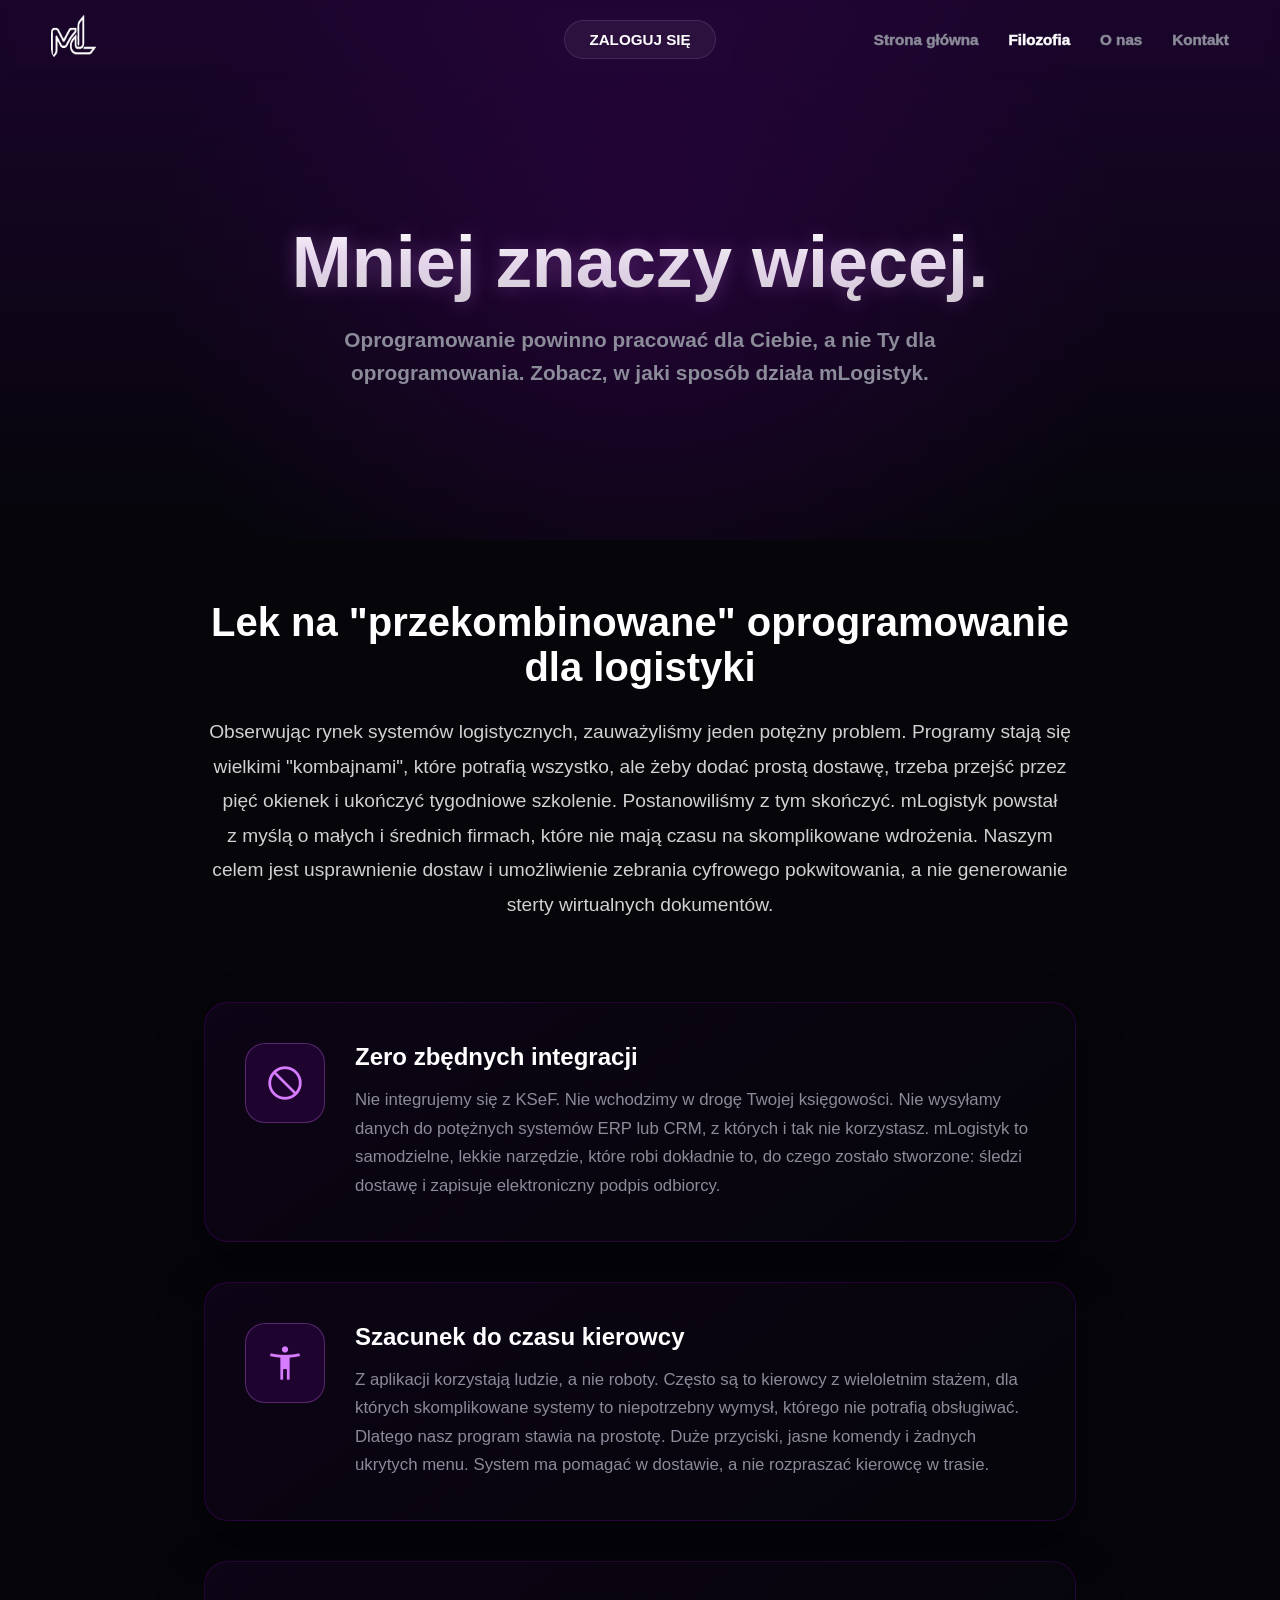
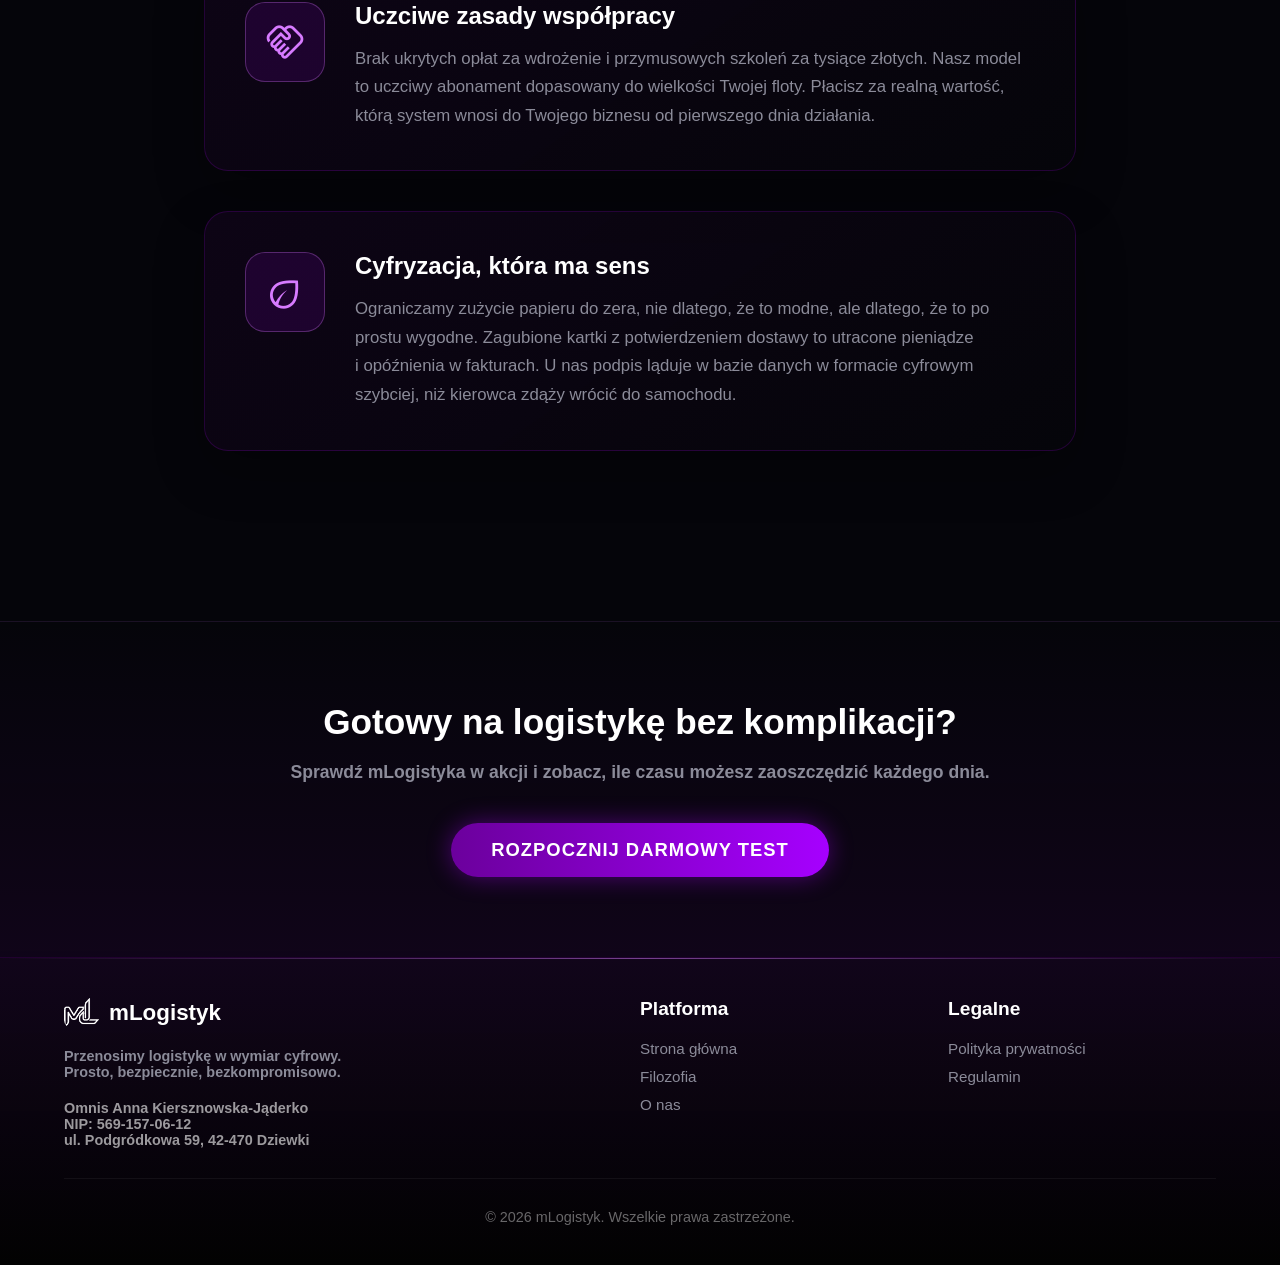
<file: filozofia.html>
<!DOCTYPE html>
<html lang="pl">
<head>
    <meta charset="UTF-8">
    <meta name="viewport" content="width=device-width, initial-scale=1.0">
    <title>Nasza Filozofia | mLogistyk</title>
    <meta name="description" content="Poznaj filozofię mLogistyk. Tworzymy proste, użyteczne oprogramowanie dla dostawców bez korporacyjnego bełkotu i zbędnych integracji.">
    
    <!-- Open Graph / Facebook / Messenger / Telegram -->
    <meta property="og:type" content="website">
    <meta property="og:url" content="https://mlogistyk.pl/filozofia.html">
    <meta property="og:title" content="Nasza Filozofia | mLogistyk">
    <meta property="og:description" content="Tworzymy proste oprogramowanie dla dostawców bez korporacyjnego bełkotu. Poznaj nasze zasady.">
    <meta property="og:image" content="https://mlogistyk.pl/Images/Loga/logo.png">

    <!-- Twitter -->
    <meta property="twitter:card" content="summary_large_image">
    <meta property="twitter:url" content="https://mlogistyk.pl/filozofia.html">
    <meta property="twitter:title" content="Nasza Filozofia | mLogistyk">
    <meta property="twitter:description" content="Tworzymy proste oprogramowanie dla dostawców bez korporacyjnego bełkotu. Poznaj nasze zasady.">
    <meta property="twitter:image" content="https://mlogistyk.pl/Images/Loga/logo.png">

    <link rel="icon" type="image/svg+xml" href="Images/Loga/logo.webp">
    <link rel="icon" type="image/png" sizes="32x32" href="Images/Loga/logo.webp">
    <link rel="stylesheet" href="style.css">
    <link href="https://fonts.googleapis.com/css2?family=Material+Symbols+Outlined" rel="stylesheet" />

    <style>
        /* ==========================================================
           GLOBALNE USTAWIENIA CZCIONKI ARIAL (WYMUSZENIE POGRUBIENIA)
           ========================================================== */
        * {
            font-style: normal !important;
        }

        :root {
            --bg-dark: #05050a;
            --form-accent: #6b009c;
            --accent-glow: #d77bff;
            --text-muted: #8b8b99;
        }

        body {
            background-color: var(--bg-dark);
            color: #ffffff;
            margin: 0;
            font-family: Arial, Helvetica, sans-serif;
            font-weight: 700;
            -webkit-font-smoothing: antialiased;
            scroll-behavior: smooth;
        }

        h1, h2, h3, h4, h5, h6 {
            font-family: "Arial Black", Arial, sans-serif;
            font-weight: 900;
        }

        a { text-decoration: none; }

        /* ==========================================================
           HERO DLA PODSTRON (Krótsze niż na stronie głównej)
           ========================================================== */
        .hero-subpage {
            position: relative;
            height: 60vh;
            width: 100%;
            display: flex;
            align-items: center;
            justify-content: center;
            overflow: hidden;
            background: linear-gradient(to bottom, #1a052b, var(--bg-dark));
            padding-top: 70px;
        }

        .hero-subpage::before {
            content: '';
            position: absolute;
            top: 0; left: 0; width: 100%; height: 100%;
            background: radial-gradient(circle at 50% 50%, rgba(107, 0, 156, 0.2) 0%, transparent 70%);
            z-index: 1;
        }

        .hero-subpage-content {
            position: relative;
            z-index: 2;
            text-align: center;
            max-width: 800px;
            padding: 0 20px;
            opacity: 0;
            transform: translateY(30px);
            animation: fadeUp 1s cubic-bezier(0.16, 1, 0.3, 1) forwards;
        }

        .hero-subpage-content h1 {
            font-size: clamp(3rem, 6vw, 4.5rem);
            background: linear-gradient(180deg, #ffffff 0%, #d1d1d1 100%);
            -webkit-background-clip: text;
            -webkit-text-fill-color: transparent;
            text-shadow: 0 0 20px rgba(215, 123, 255, 0.3);
            margin: 0 0 20px 0;
        }

        .hero-subpage-content p {
            font-size: 1.3rem;
            color: var(--text-muted);
            line-height: 1.6;
        }

        @keyframes fadeUp {
            100% { opacity: 1; transform: translateY(0); }
        }

        /* ==========================================================
           UKŁAD MANIFESTU (FILOZOFII)
           ========================================================== */
        .manifesto-container {
            max-width: 1000px;
            margin: 0 auto;
            padding: 60px 5% 120px;
        }

        .manifesto-intro {
            text-align: center;
            margin-bottom: 80px;
        }

        .manifesto-intro h2 {
            font-size: 2.5rem;
            margin-bottom: 25px;
            color: #ffffff;
        }

        .manifesto-intro p {
            font-size: 1.2rem;
            color: #d1d1d1;
            line-height: 1.8;
            font-weight: normal;
        }

        .manifesto-grid {
            display: grid;
            grid-template-columns: 1fr;
            gap: 40px;
        }

        .manifesto-card {
            background: linear-gradient(145deg, rgba(20, 5, 30, 0.6), rgba(5, 5, 10, 0.8));
            border: 1px solid rgba(107, 0, 156, 0.3);
            border-radius: 24px;
            padding: 40px;
            display: flex;
            gap: 30px;
            align-items: flex-start;
            box-shadow: 0 20px 50px rgba(0, 0, 0, 0.3);
            transition: all 0.4s ease;
        }

        .manifesto-card:hover {
            transform: translateY(-5px);
            border-color: rgba(215, 123, 255, 0.5);
            box-shadow: 0 25px 60px rgba(0, 0, 0, 0.5), inset 0 0 20px rgba(215, 123, 255, 0.1);
        }

        .manifesto-icon {
            flex-shrink: 0;
            width: 80px;
            height: 80px;
            background: rgba(107, 0, 156, 0.2);
            border-radius: 20px;
            display: flex;
            align-items: center;
            justify-content: center;
            border: 1px solid rgba(215, 123, 255, 0.3);
        }

        .manifesto-icon .material-symbols-outlined {
            font-size: 40px;
            color: var(--accent-glow);
        }

        .manifesto-text h3 {
            font-size: 1.5rem;
            color: #ffffff;
            margin: 0 0 15px 0;
        }

        .manifesto-text p {
            font-size: 1.05rem;
            color: var(--text-muted);
            line-height: 1.7;
            margin: 0;
            font-weight: normal;
        }

        /* ==========================================================
           SEKCJA WEZWANIA DO DZIAŁANIA (CTA) NA DOLE
           ========================================================== */
        .bottom-cta-section {
            text-align: center;
            padding: 80px 20px;
            background: linear-gradient(to top, rgba(107, 0, 156, 0.1), transparent);
            border-top: 1px solid rgba(255, 255, 255, 0.05);
            margin-top: 50px;
        }

        .bottom-cta-section h2 {
            font-size: 2.2rem;
            margin-bottom: 20px;
        }

        .bottom-cta-section p {
            color: var(--text-muted);
            font-size: 1.1rem;
            margin-bottom: 40px;
        }

        .btn-solid-cta {
            display: inline-flex;
            align-items: center;
            justify-content: center;
            gap: 12px;
            padding: 16px 40px;
            background: linear-gradient(90deg, var(--form-accent) 0%, #a600ff 100%);
            color: #ffffff;
            font-size: 1.15rem;
            font-weight: 900;
            text-transform: uppercase;
            letter-spacing: 1px;
            border-radius: 50px;
            box-shadow: 0 0 25px rgba(170, 0, 255, 0.4);
            transition: 0.3s;
        }

        .btn-solid-cta:hover {
            transform: translateY(-3px) scale(1.05);
            box-shadow: 0 15px 40px rgba(170, 0, 255, 0.6);
            color: #ffffff;
        }

        /* ==========================================================
           RESPONSYWNOŚĆ
           ========================================================== */
        @media (max-width: 768px) {
            .manifesto-card {
                flex-direction: column;
                align-items: center;
                text-align: center;
                padding: 30px 20px;
            }
            .hero-subpage { height: 50vh; }
        }

        /* Domyślne dla stopki i navbaru z Twojego CSS */
        .footer { background: linear-gradient(to top, #020202 0%, rgba(20, 5, 30, 0.8) 100%); border-top: 1px solid rgba(107, 0, 156, 0.3); position: relative; padding: 40px 5%; }
        .footer::before { content: ''; position: absolute; top: 0; left: 0; width: 100%; height: 1px; background: linear-gradient(90deg, transparent, rgba(215, 123, 255, 0.5), transparent); }
        .footer-content { display: flex; justify-content: space-between; flex-wrap: wrap; gap: 40px; max-width: 1400px; margin: 0 auto; }
        .footer-brand { flex: 2; min-width: 250px; }
        .footer-links { flex: 1; min-width: 150px; }
        .footer-links h4 { color: #fff; margin-bottom: 20px; font-size: 1.2rem; }
        .footer-links ul { list-style: none; padding: 0; margin: 0; }
        .footer-links li { margin-bottom: 10px; }
        .footer-links a { color: var(--text-muted); transition: 0.3s; font-weight: normal; }
        .footer-links a:hover { color: var(--accent-glow) !important; text-shadow: 0 0 8px rgba(215, 123, 255, 0.4); }
        .footer-bottom { text-align: center; padding-top: 30px; margin-top: 30px; border-top: 1px solid rgba(255,255,255,0.05); color: rgba(255,255,255,0.4); font-size: 0.9rem; font-weight: normal; }
    </style>
</head>
<body>

    <nav class="navbar" id="globalNavbar">
        <div class="nav-left">
            <a href="index.html" class="nav-logo">
                <img src="Images/Loga/logo-white.webp" alt="Logo">
            </a>
        </div>

        <div class="nav-center">
            <a href="https://app.mlogistyk.pl" class="btn-center-cta">ZALOGUJ SIĘ</a>
        </div>

        <div class="nav-right">
            <ul class="nav-menu">
                <li><a href="index.html">Strona główna</a></li>
                <li><a href="filozofia.html" class="active">Filozofia</a></li>
                <li><a href="o-nas.html">O nas</a></li>
                <li><a href="kontakt.html">Kontakt</a></li>
            </ul>
            <div class="burger">
                <div></div>
                <div></div>
                <div></div>
            </div>
        </div>
    </nav>

    <header class="hero-subpage">
        <div class="hero-subpage-content">
            <h1>Mniej znaczy więcej.</h1>
            <p>Oprogramowanie powinno pracować dla Ciebie, a&nbsp;nie Ty dla oprogramowania. Zobacz, w&nbsp;jaki sposób działa mLogistyk.</p>
        </div>
    </header>

    <main class="manifesto-container">
        
        <div class="manifesto-intro">
            <h2>Lek na "przekombinowane" oprogramowanie dla logistyki</h2>
            <p>Obserwując rynek systemów logistycznych, zauważyliśmy jeden potężny problem. Programy stają się wielkimi "kombajnami", które potrafią wszystko, ale żeby dodać prostą dostawę, trzeba przejść przez pięć okienek i&nbsp;ukończyć tygodniowe szkolenie. Postanowiliśmy z&nbsp;tym skończyć. mLogistyk powstał z&nbsp;myślą o&nbsp;małych i&nbsp;średnich firmach, które nie mają czasu na skomplikowane wdrożenia. Naszym celem jest usprawnienie dostaw i&nbsp;umożliwienie zebrania cyfrowego pokwitowania, a&nbsp;nie generowanie sterty wirtualnych dokumentów.</p>
        </div>

        <div class="manifesto-grid">
            
            <!-- KARTA 1 -->
            <div class="manifesto-card">
                <div class="manifesto-icon">
                    <span class="material-symbols-outlined">block</span>
                </div>
                <div class="manifesto-text">
                    <h3>Zero zbędnych integracji</h3>
                    <p>Nie integrujemy się z&nbsp;KSeF. Nie wchodzimy w&nbsp;drogę Twojej księgowości. Nie wysyłamy danych do potężnych systemów ERP lub CRM, z&nbsp;których i&nbsp;tak nie korzystasz. mLogistyk to samodzielne, lekkie narzędzie, które robi dokładnie to, do czego zostało stworzone: śledzi dostawę i&nbsp;zapisuje elektroniczny podpis odbiorcy.</p>
                </div>
            </div>

            <!-- KARTA 2 -->
            <div class="manifesto-card">
                <div class="manifesto-icon">
                    <span class="material-symbols-outlined">accessibility_new</span>
                </div>
                <div class="manifesto-text">
                    <h3>Szacunek do czasu kierowcy</h3>
                    <p>Z&nbsp;aplikacji korzystają ludzie, a&nbsp;nie roboty. Często są to kierowcy z&nbsp;wieloletnim stażem, dla których skomplikowane systemy to niepotrzebny wymysł, którego nie potrafią obsługiwać. Dlatego nasz program stawia na prostotę. Duże przyciski, jasne komendy i&nbsp;żadnych ukrytych menu. System ma pomagać w&nbsp;dostawie, a&nbsp;nie rozpraszać kierowcę w&nbsp;trasie.</p>
                </div>
            </div>

            <!-- KARTA 3 -->
            <div class="manifesto-card">
                <div class="manifesto-icon">
                    <span class="material-symbols-outlined">handshake</span>
                </div>
                <div class="manifesto-text">
                    <h3>Uczciwe zasady współpracy</h3>
                    <p>Brak ukrytych opłat za wdrożenie i&nbsp;przymusowych szkoleń za tysiące złotych. Nasz model to uczciwy abonament dopasowany do wielkości Twojej floty. Płacisz za realną wartość, którą system wnosi do Twojego biznesu od pierwszego dnia działania.</p>
                </div>
            </div>

            <!-- KARTA 4 -->
            <div class="manifesto-card">
                <div class="manifesto-icon">
                    <span class="material-symbols-outlined">eco</span>
                </div>
                <div class="manifesto-text">
                    <h3>Cyfryzacja, która ma sens</h3>
                    <p>Ograniczamy zużycie papieru do zera, nie dlatego, że to modne, ale dlatego, że to po prostu wygodne. Zagubione kartki z&nbsp;potwierdzeniem dostawy to utracone pieniądze i&nbsp;opóźnienia w&nbsp;fakturach. U&nbsp;nas podpis ląduje w&nbsp;bazie danych w&nbsp;formacie cyfrowym szybciej, niż kierowca zdąży wrócić do samochodu.</p>
                </div>
            </div>

        </div>

    </main>

    <section class="bottom-cta-section">
        <h2>Gotowy na logistykę bez komplikacji?</h2>
        <p>Sprawdź mLogistyka w&nbsp;akcji i&nbsp;zobacz, ile czasu możesz zaoszczędzić każdego dnia.</p>
        <a href="index.html#formularz-kontaktowy" class="btn-solid-cta">
            Rozpocznij darmowy test 
        </a>
    </section>

    <footer class="footer">
        <div class="footer-content">
            <div class="footer-brand">
                <div style="display: flex; align-items: center; gap: 10px; margin-bottom: 20px;">
                    <img src="Images/Loga/logo-white.webp" alt="mLogistyk" style="width:35px; border-radius: 8px;">
                    <span style="font-size: 1.4rem;">mLogistyk</span>
                </div>
                <p style="color: var(--text-muted); font-size: 0.9rem;">Przenosimy logistykę w&nbsp;wymiar cyfrowy.<br>Prosto, bezpiecznie, bezkompromisowo.</p>
                <div style="margin-top: 20px; font-size: 0.9rem; color: rgba(255,255,255,0.6);">
                    <p>Omnis Anna Kiersznowska-Jąderko</p>
                    <p>NIP: 569-157-06-12</p>
                    <p>ul. Podgródkowa 59, 42-470 Dziewki</p>
                </div>
            </div>
            <div class="footer-links">
                <h4>Platforma</h4>
                <ul>
                    <li><a href="index.html">Strona główna</a></li>
                    <li><a href="filozofia.html" class="active">Filozofia</a></li>
                    <li><a href="o-nas.html">O nas</a></li>
                </ul>
            </div>
            <div class="footer-links">
                <h4>Legalne</h4>
                <ul>
                    <li><a href="polityka-prywatnosci.html">Polityka prywatności</a></li>
                    <li><a href="regulamin.html">Regulamin</a></li>
                </ul>
            </div>
        </div>
        <div class="footer-bottom">
            <p>&copy; 2026 mLogistyk. Wszelkie prawa zastrzeżone.</p>
        </div>
    </footer>

    <script src="script.js"></script>
</body>
</html>
</file>
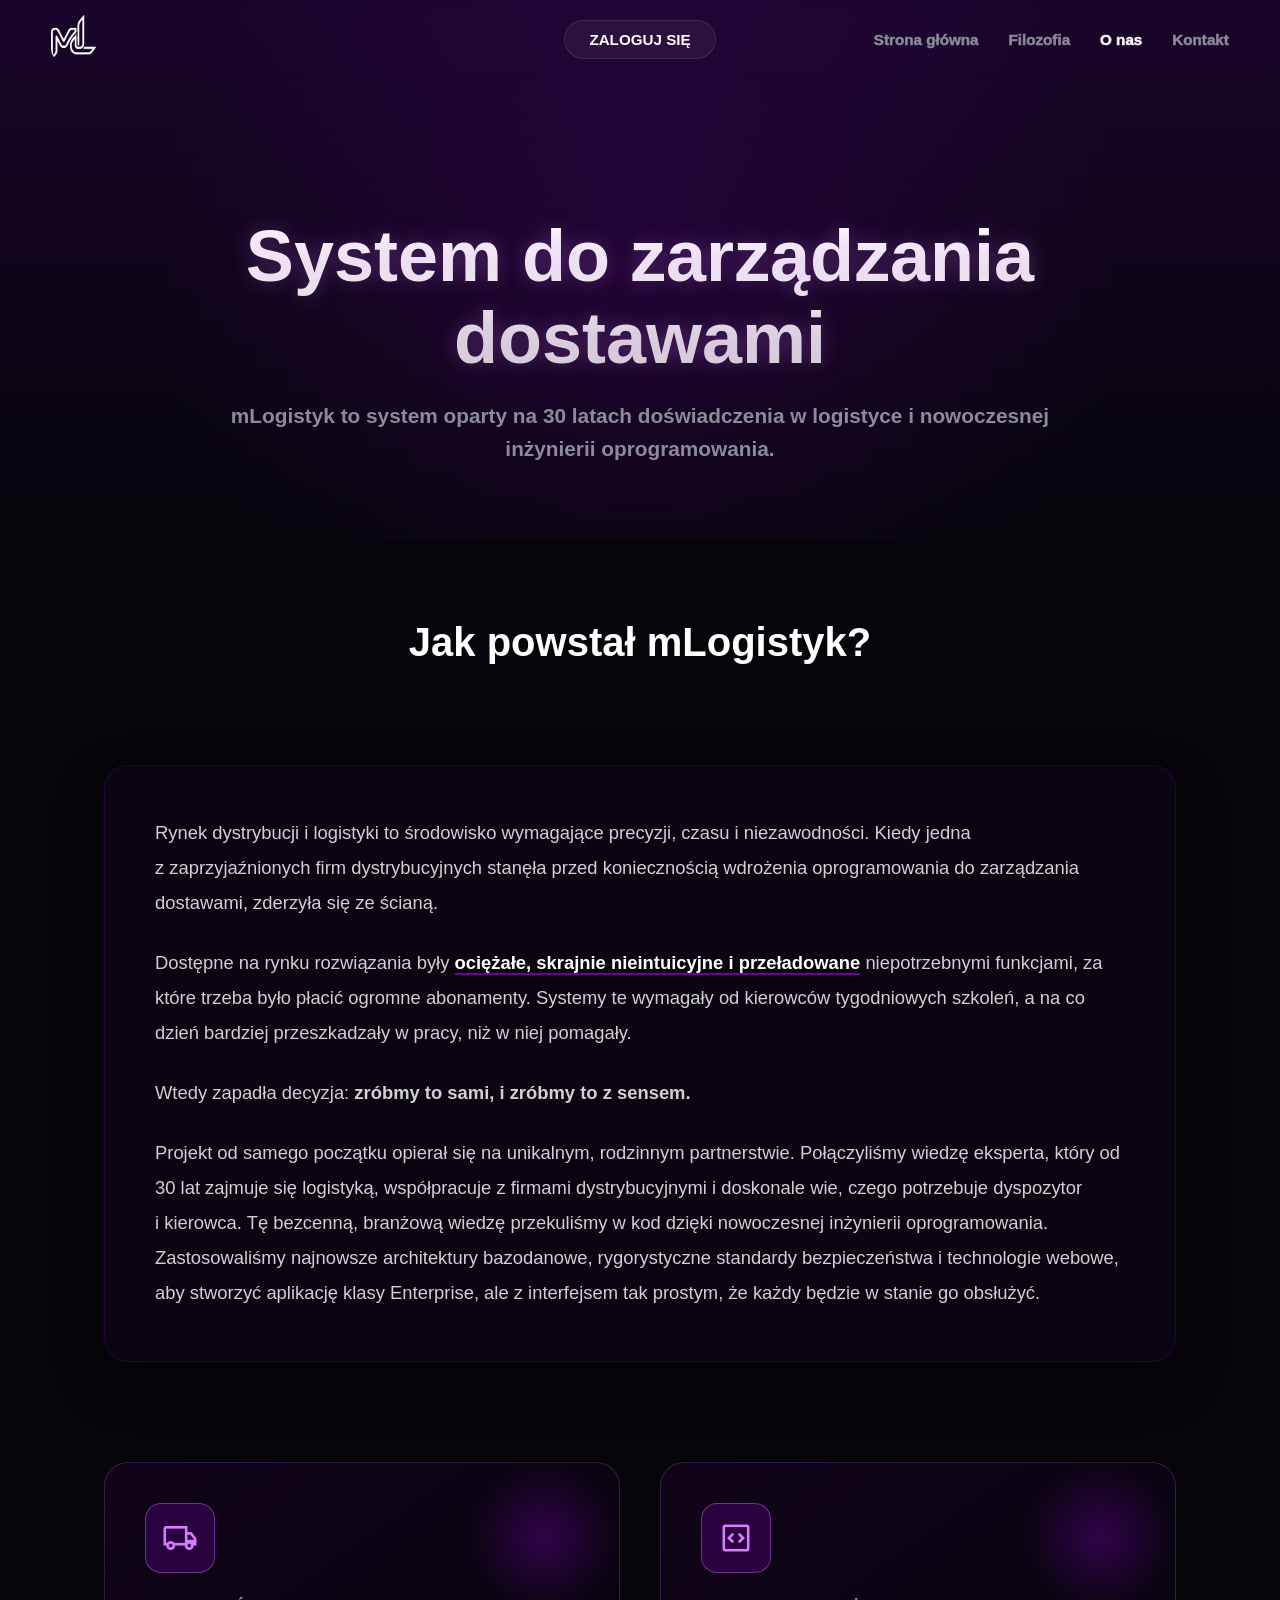
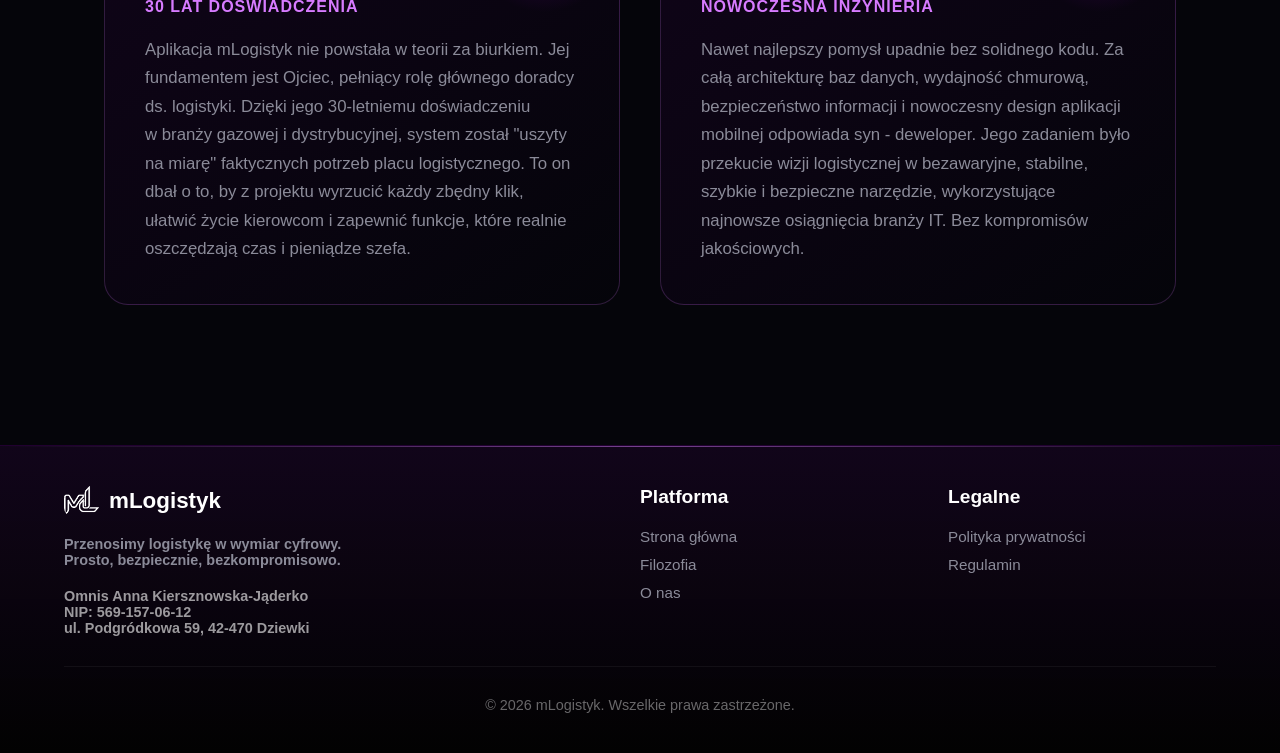
<file: o-nas.html>
<!DOCTYPE html>
<html lang="pl">
<head>
    <meta charset="UTF-8">
    <meta name="viewport" content="width=device-width, initial-scale=1.0">
    <title>O nas | mLogistyk</title>
    <meta name="description" content="Poznaj historię mLogistyk. Połączyliśmy 30 lat doświadczenia w logistyce z nowoczesną inżynierią oprogramowania, by stworzyć idealny system dla dostawców.">
    
    <!-- Open Graph / Facebook / Messenger / Telegram -->
    <meta property="og:type" content="website">
    <meta property="og:url" content="https://mlogistyk.pl/o-nas.html">
    <meta property="og:title" content="O nas | mLogistyk">
    <meta property="og:description" content="Połączyliśmy 30 lat doświadczenia w logistyce z nowoczesną inżynierią oprogramowania.">
    <meta property="og:image" content="https://mlogistyk.pl/Images/Loga/logo.png">

    <!-- Twitter -->
    <meta property="twitter:card" content="summary_large_image">
    <meta property="twitter:url" content="https://mlogistyk.pl/o-nas.html">
    <meta property="twitter:title" content="O nas | mLogistyk">
    <meta property="twitter:description" content="Połączyliśmy 30 lat doświadczenia w logistyce z nowoczesną inżynierią oprogramowania.">
    <meta property="twitter:image" content="https://mlogistyk.pl/Images/Loga/logo.png">

    <link rel="icon" type="image/svg+xml" href="Images/Loga/logo.webp">
    <link rel="icon" type="image/png" sizes="32x32" href="Images/Loga/logo.webp">
    <link rel="stylesheet" href="style.css">
    <link href="https://fonts.googleapis.com/css2?family=Material+Symbols+Outlined" rel="stylesheet" />

    <style>
        /* ==========================================================
           GLOBALNE USTAWIENIA CZCIONKI ARIAL
           ========================================================== */
        * {
            font-style: normal !important;
        }

        :root {
            --bg-dark: #05050a;
            --form-accent: #6b009c;
            --accent-glow: #d77bff;
            --text-muted: #8b8b99;
        }

        body {
            background-color: var(--bg-dark);
            color: #ffffff;
            margin: 0;
            font-family: Arial, Helvetica, sans-serif;
            font-weight: 700;
            -webkit-font-smoothing: antialiased;
            scroll-behavior: smooth;
            
        }

        h1, h2, h3, h4, h5, h6 {
            font-family: "Arial Black", Arial, sans-serif;
            font-weight: 900;
        }

        a { text-decoration: none; }

        /* ==========================================================
           HERO DLA PODSTRON
           ========================================================== */
        .hero-subpage {
            position: relative;
            height: 60vh;
            width: 100%;
            display: flex;
            align-items: center;
            justify-content: center;
            overflow: hidden;
            background: linear-gradient(to bottom, #1a052b, var(--bg-dark));
            padding-top: 70px;
        }

        .hero-subpage::before {
            content: '';
            position: absolute;
            top: 0; left: 0; width: 100%; height: 100%;
            background: radial-gradient(circle at 50% 50%, rgba(107, 0, 156, 0.2) 0%, transparent 70%);
            z-index: 1;
        }

        .hero-subpage-content {
            position: relative;
            z-index: 2;
            text-align: center;
            max-width: 900px;
            padding: 0 20px;
            opacity: 0;
            transform: translateY(30px);
            animation: fadeUp 1s cubic-bezier(0.16, 1, 0.3, 1) forwards;
            margin-top: 70px;
        }

        .hero-subpage-content h1 {
            font-size: clamp(3rem, 6vw, 4.5rem);
            background: linear-gradient(180deg, #ffffff 0%, #d1d1d1 100%);
            -webkit-background-clip: text;
            -webkit-text-fill-color: transparent;
            text-shadow: 0 0 20px rgba(215, 123, 255, 0.3);
            margin: 0 0 20px 0;
        }

        .hero-subpage-content p {
            font-size: 1.3rem;
            color: var(--text-muted);
            line-height: 1.6;
        }

        @keyframes fadeUp {
            100% { opacity: 1; transform: translateY(0); }
        }

        /* ==========================================================
           HISTORIA - STORY SECTION
           ========================================================== */
        .story-container {
            max-width: 1200px;
            margin: 0 auto;
            padding: 80px 5% 40px;
            display: flex;
            flex-direction: column;
            gap: 60px;
        }

        .story-header {
            text-align: center;
            margin-bottom: 20px;
        }

        .story-header h2 {
            font-size: 2.5rem;
            color: #ffffff;
            margin-bottom: 20px;
        }

        .story-content-box {
            background: rgba(20, 5, 30, 0.4);
            border: 1px solid rgba(107, 0, 156, 0.3);
            border-radius: 24px;
            padding: 50px;
            backdrop-filter: blur(10px);
            -webkit-backdrop-filter: blur(10px);
            box-shadow: 0 20px 50px rgba(0, 0, 0, 0.3);
        }

        .story-content-box p {
            font-size: 1.15rem;
            color: #d1d1d1;
            line-height: 1.9;
            margin-bottom: 25px;
            font-weight: normal;
        }

        .story-content-box p:last-child {
            margin-bottom: 0;
        }

        .highlight-text {
            color: #ffffff;
            font-weight: bold;
            border-bottom: 2px solid var(--form-accent);
        }

        /* ==========================================================
           SYNERGIA - DWIE PERSPEKTYWY (KARTY)
           ========================================================== */
        .synergy-grid {
            display: grid;
            grid-template-columns: repeat(2, 1fr);
            gap: 40px;
            margin-top: 40px;
            margin-bottom: 100px;
        }

        .synergy-card {
            background: linear-gradient(145deg, rgba(20, 5, 30, 0.8), rgba(5, 5, 10, 0.9));
            border: 1px solid rgba(215, 123, 255, 0.2);
            border-radius: 24px;
            padding: 40px;
            position: relative;
            overflow: hidden;
            transition: 0.4s ease;
        }

        .synergy-card:hover {
            transform: translateY(-10px);
            border-color: rgba(215, 123, 255, 0.6);
            box-shadow: 0 30px 60px rgba(0, 0, 0, 0.6), inset 0 0 20px rgba(215, 123, 255, 0.1);
        }

        .synergy-card::before {
            content: '';
            position: absolute;
            top: 0; right: 0; width: 150px; height: 150px;
            background: radial-gradient(circle, rgba(107, 0, 156, 0.4) 0%, transparent 70%);
            z-index: 1;
        }

        .synergy-icon {
            width: 70px; height: 70px;
            background: rgba(107, 0, 156, 0.3);
            border-radius: 16px;
            display: flex; align-items: center; justify-content: center;
            margin-bottom: 25px;
            position: relative; z-index: 2;
            border: 1px solid rgba(215, 123, 255, 0.4);
        }

        .synergy-icon .material-symbols-outlined {
            font-size: 36px; color: var(--accent-glow);
        }

        .synergy-card h3 {
            font-size: 1.6rem; color: #ffffff; margin-bottom: 15px; position: relative; z-index: 2;
        }
        
        .synergy-card h4 {
            font-size: 1rem; color: var(--accent-glow); margin-bottom: 20px; text-transform: uppercase; letter-spacing: 1px; position: relative; z-index: 2;
        }

        .synergy-card p {
            font-size: 1.05rem; color: var(--text-muted); line-height: 1.7; font-weight: normal; position: relative; z-index: 2; margin: 0;
        }

        /* KONTENER NA ZDJECIE */
        .founder-photo-wrapper {
            width: 100%; height: 250px; background: #1a052b; border-radius: 16px; margin-bottom: 25px;
            display: flex; align-items: center; justify-content: center; border: 2px dashed rgba(215, 123, 255, 0.3);
        }
        .founder-photo-wrapper img { width: 100%; height: 100%; object-fit: cover; border-radius: 16px; }

        @media (max-width: 900px) { .synergy-grid { grid-template-columns: 1fr; } }

        /* ==========================================================
           RESPONSYWNOŚĆ
           ========================================================== */
        @media (max-width: 900px) {
            .synergy-grid { grid-template-columns: 1fr; }
            .story-content-box { padding: 30px 20px; }
            .hero-subpage { height: 50vh;  }
        }

        /* Stopka Domyślna */
        .footer { background: linear-gradient(to top, #020202 0%, rgba(20, 5, 30, 0.8) 100%); border-top: 1px solid rgba(107, 0, 156, 0.3); position: relative; padding: 40px 5%; }
        .footer::before { content: ''; position: absolute; top: 0; left: 0; width: 100%; height: 1px; background: linear-gradient(90deg, transparent, rgba(215, 123, 255, 0.5), transparent); }
        .footer-content { display: flex; justify-content: space-between; flex-wrap: wrap; gap: 40px; max-width: 1400px; margin: 0 auto; }
        .footer-brand { flex: 2; min-width: 250px; }
        .footer-links { flex: 1; min-width: 150px; }
        .footer-links h4 { color: #fff; margin-bottom: 20px; font-size: 1.2rem; }
        .footer-links ul { list-style: none; padding: 0; margin: 0; }
        .footer-links li { margin-bottom: 10px; }
        .footer-links a { color: var(--text-muted); transition: 0.3s; font-weight: normal; }
        .footer-links a:hover { color: var(--accent-glow) !important; text-shadow: 0 0 8px rgba(215, 123, 255, 0.4); }
        .footer-bottom { text-align: center; padding-top: 30px; margin-top: 30px; border-top: 1px solid rgba(255,255,255,0.05); color: rgba(255,255,255,0.4); font-size: 0.9rem; font-weight: normal; }
    </style>
</head>
<body>

    <nav class="navbar" id="globalNavbar">
        <div class="nav-left">
            <a href="index.html" class="nav-logo">
                <img src="Images/Loga/logo-white.webp" alt="Logo">
            </a>
        </div>

        <div class="nav-center">
            <a href="https://app.mlogistyk.pl" class="btn-center-cta">ZALOGUJ SIĘ</a>
        </div>

        <div class="nav-right">
            <ul class="nav-menu">
                <li><a href="index.html">Strona główna</a></li>
                <li><a href="filozofia.html">Filozofia</a></li>
                <li><a href="o-nas.html" class="active">O nas</a></li>
                <li><a href="kontakt.html">Kontakt</a></li>
            </ul>
            <div class="burger">
                <div></div>
                <div></div>
                <div></div>
            </div>
        </div>
    </nav>

    <header class="hero-subpage">
        <div class="hero-subpage-content">
            <h1>System do zarządzania dostawami</h1>
            <p>mLogistyk to system oparty na 30 latach doświadczenia w logistyce i&nbsp;nowoczesnej inżynierii oprogramowania.</p>
        </div>
    </header>

    <main class="story-container">
        
        <div class="story-header">
            <h2>Jak powstał mLogistyk?</h2>
        </div>

        <div class="story-content-box">
            <p>Rynek dystrybucji i&nbsp;logistyki to środowisko wymagające precyzji, czasu i&nbsp;niezawodności. Kiedy jedna z&nbsp;zaprzyjaźnionych firm dystrybucyjnych stanęła przed koniecznością wdrożenia oprogramowania do zarządzania dostawami, zderzyła się ze ścianą.</p>
            
            <p>Dostępne na rynku rozwiązania były <span class="highlight-text">ociężałe, skrajnie nieintuicyjne i&nbsp;przeładowane</span> niepotrzebnymi funkcjami, za które trzeba było płacić ogromne abonamenty. Systemy te wymagały od kierowców tygodniowych szkoleń, a&nbsp;na co dzień bardziej przeszkadzały w&nbsp;pracy, niż w&nbsp;niej pomagały.</p>
            
            <p>Wtedy zapadła decyzja: <strong>zróbmy to sami, i&nbsp;zróbmy to z&nbsp;sensem.</strong></p>

            <p>Projekt od samego początku opierał się na unikalnym, rodzinnym partnerstwie. Połączyliśmy wiedzę eksperta, który od 30 lat zajmuje się logistyką, współpracuje z&nbsp;firmami dystrybucyjnymi i&nbsp;doskonale wie, czego potrzebuje dyspozytor i&nbsp;kierowca. Tę bezcenną, branżową wiedzę przekuliśmy w&nbsp;kod dzięki nowoczesnej inżynierii oprogramowania. Zastosowaliśmy najnowsze architektury bazodanowe, rygorystyczne standardy bezpieczeństwa i&nbsp;technologie webowe, aby stworzyć aplikację klasy Enterprise, ale z&nbsp;interfejsem tak prostym, że każdy będzie w&nbsp;stanie go obsłużyć.</p>
        </div>

        <div class="synergy-grid">
            
            <!-- KARTA LOGISTYKA -->
            <div class="synergy-card">
                <div class="synergy-icon">
                    <span class="material-symbols-outlined">local_shipping</span>
                </div>
                <div class="founder-photo-wrapper" style="display: none;">
                    <!--<img src="Images/Team/ojciec.webp" alt="Ekspert logistyki"> -->
                    <span class="material-symbols-outlined" style="font-size: 50px; opacity: 0.3;">person</span>
                </div>
                <h4>30 lat doświadczenia</h4>
                
                <p>Aplikacja mLogistyk nie powstała w&nbsp;teorii za biurkiem. Jej fundamentem jest Ojciec, pełniący rolę głównego doradcy ds. logistyki. Dzięki jego 30-letniemu doświadczeniu w&nbsp;branży gazowej i&nbsp;dystrybucyjnej, system został "uszyty na miarę" faktycznych potrzeb placu logistycznego. To on dbał o&nbsp;to, by z&nbsp;projektu wyrzucić każdy zbędny klik, ułatwić życie kierowcom i&nbsp;zapewnić funkcje, które realnie oszczędzają czas i&nbsp;pieniądze szefa.</p>
            </div>

            <!-- KARTA TECHNOLOGIA -->
            <div class="synergy-card">
                <div class="synergy-icon">
                    <span class="material-symbols-outlined">code_blocks</span>
                </div>
                <div class="founder-photo-wrapper" style="display: none;">
                    <!--<img src="Images/Team/syn.webp" alt="Deweloper"> -->
                    <span class="material-symbols-outlined" style="font-size: 50px; opacity: 0.3;">person</span>
                </div>
                <h4>Nowoczesna inżynieria</h4>
                
                <p>Nawet najlepszy pomysł upadnie bez solidnego kodu. Za całą architekturę baz danych, wydajność chmurową, bezpieczeństwo informacji i&nbsp;nowoczesny design aplikacji mobilnej odpowiada syn - deweloper. Jego zadaniem było przekucie wizji logistycznej w&nbsp;bezawaryjne, stabilne, szybkie i&nbsp;bezpieczne narzędzie, wykorzystujące najnowsze osiągnięcia branży IT. Bez kompromisów jakościowych.</p>
            </div>

        </div>

    </main>

    <footer class="footer">
        <div class="footer-content">
            <div class="footer-brand">
                <div style="display: flex; align-items: center; gap: 10px; margin-bottom: 20px;">
                    <img src="Images/Loga/logo-white.webp" alt="mLogistyk" style="width:35px; border-radius: 8px;">
                    <span style="font-size: 1.4rem;">mLogistyk</span>
                </div>
                <p style="color: var(--text-muted); font-size: 0.9rem;">Przenosimy logistykę w&nbsp;wymiar cyfrowy.<br>Prosto, bezpiecznie, bezkompromisowo.</p>
                <div style="margin-top: 20px; font-size: 0.9rem; color: rgba(255,255,255,0.6);">
                    <p>Omnis Anna Kiersznowska-Jąderko</p>
                    <p>NIP: 569-157-06-12</p>
                    <p>ul. Podgródkowa 59, 42-470 Dziewki</p>
                </div>
            </div>
            <div class="footer-links">
                <h4>Platforma</h4>
                <ul>
                    <li><a href="index.html">Strona główna</a></li>
                    <li><a href="filozofia.html">Filozofia</a></li>
                    <li><a href="o-nas.html" class="active">O nas</a></li>
                </ul>
            </div>
            <div class="footer-links">
                <h4>Legalne</h4>
                <ul>
                    <li><a href="polityka-prywatnosci.html">Polityka prywatności</a></li>
                    <li><a href="regulamin.html">Regulamin</a></li>
                </ul>
            </div>
        </div>
        <div class="footer-bottom">
            <p>&copy; 2026 mLogistyk. Wszelkie prawa zastrzeżone.</p>
        </div>
    </footer>

    <script src="script.js"></script>
</body>
</html>
</file>
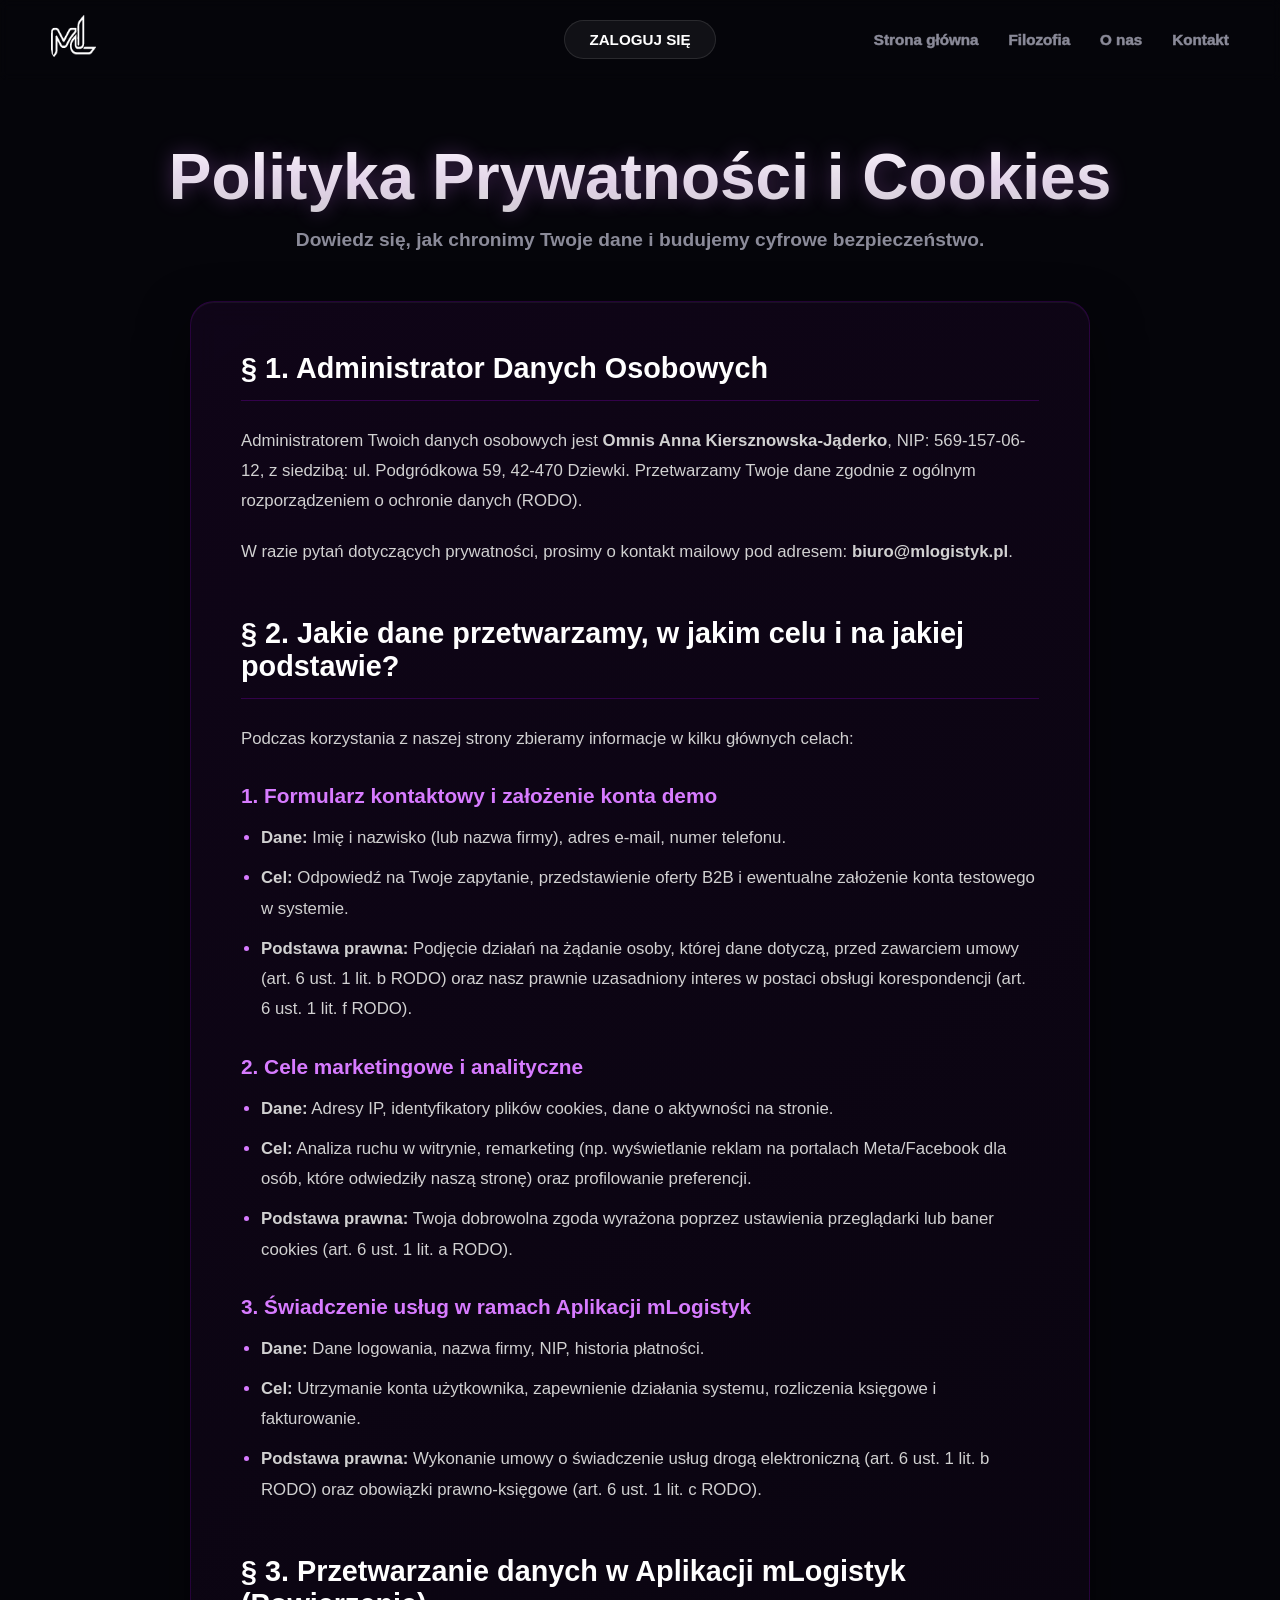
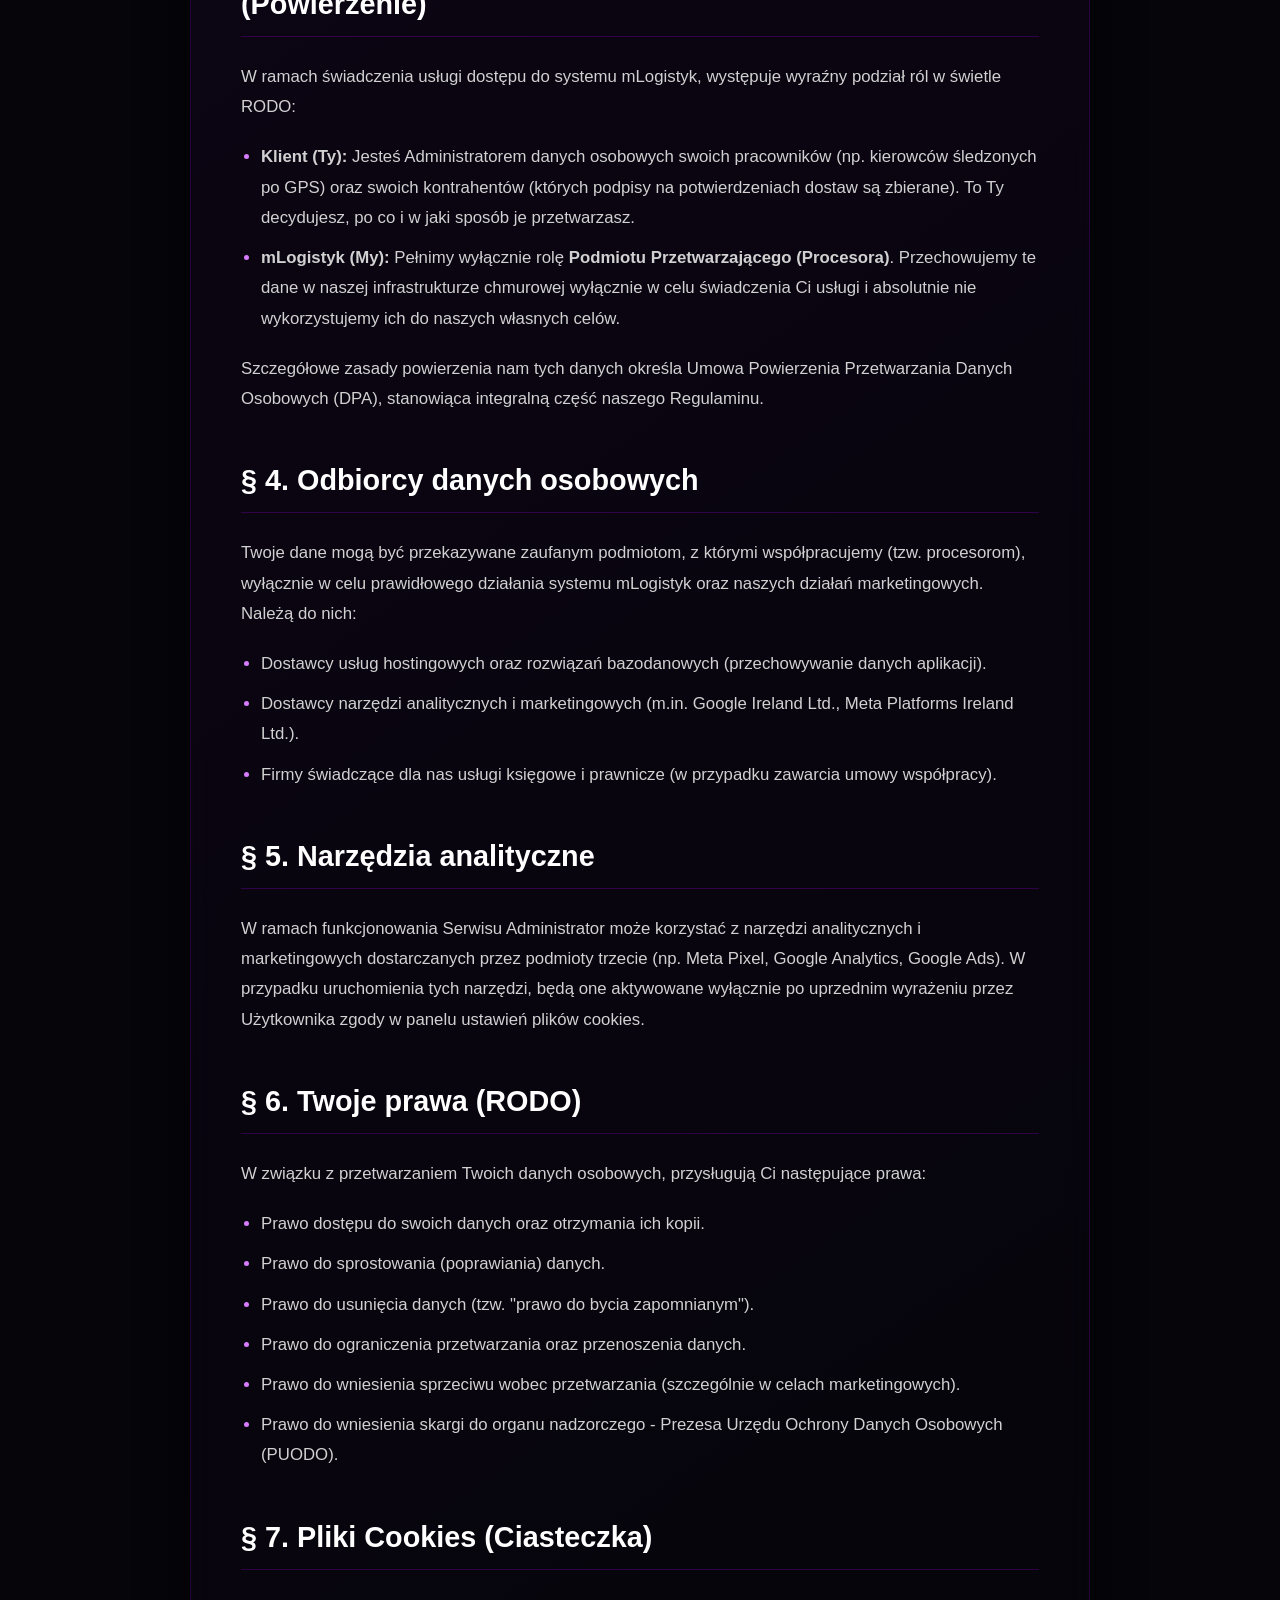
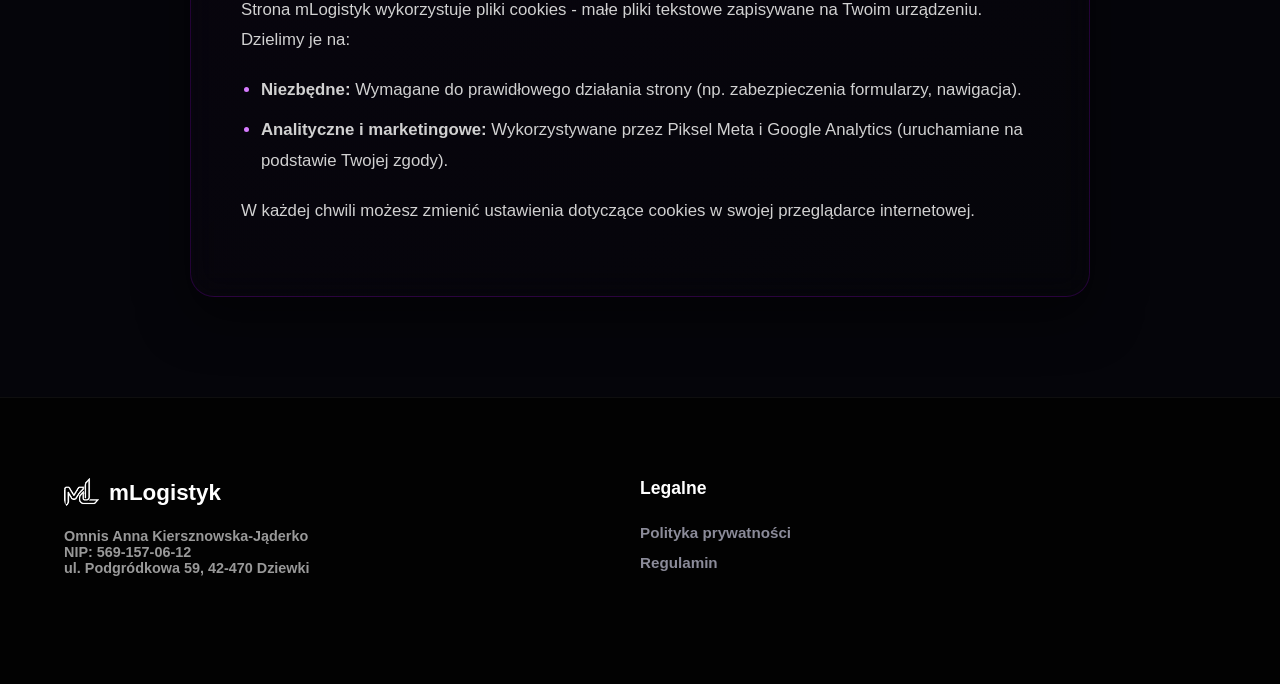
<file: polityka-prywatnosci.html>
<!DOCTYPE html>
<html lang="pl">
<head>
    <meta charset="UTF-8">
    <meta name="viewport" content="width=device-width, initial-scale=1.0">
    <title>Polityka Prywatności i Cookies | mLogistyk</title>
    <meta name="description" content="Zasady przetwarzania danych osobowych oraz pliki cookies w serwisie mLogistyk. Dowiedz się, jak chronimy Twoje dane.">
    
    <link rel="icon" type="image/svg+xml" href="Images/Loga/logo.webp">
    <link rel="stylesheet" href="style.css">
    <link href="https://fonts.googleapis.com/css2?family=Material+Symbols+Outlined" rel="stylesheet" />

    <style>
        :root {
            --bg-dark: #05050a;
            --form-accent: #6b009c;
            --accent-glow: #d77bff;
            --text-muted: #8b8b99;
        }
        body { background-color: var(--bg-dark); color: #ffffff; margin: 0; font-family: Arial, sans-serif; font-weight: 700; }
        * { font-style: normal !important; }
        
        .legal-wrapper { padding: 140px 5% 100px; display: flex; flex-direction: column; align-items: center; }
        .legal-header { text-align: center; margin-bottom: 50px; }
        .legal-header h1 { font-family: "Arial Black", Arial, sans-serif; font-size: clamp(2rem, 5vw, 4rem); background: linear-gradient(180deg, #ffffff 0%, #d1d1d1 100%); -webkit-background-clip: text; -webkit-text-fill-color: transparent; text-shadow: 0 0 20px rgba(215, 123, 255, 0.3); margin: 0 0 15px 0; }
        .legal-header p { color: var(--text-muted); font-size: 1.2rem; }
        
        .legal-container { max-width: 900px; width: 100%; background: linear-gradient(145deg, rgba(20, 5, 30, 0.7), rgba(5, 5, 10, 0.8)); border: 1px solid rgba(107, 0, 156, 0.3); border-radius: 24px; padding: 50px; box-shadow: 0 20px 50px rgba(0, 0, 0, 0.5), inset 0 1px 0 rgba(255, 255, 255, 0.05); backdrop-filter: blur(15px); -webkit-backdrop-filter: blur(15px); }
        .legal-container h2 { font-family: "Arial Black", Arial, sans-serif; color: #ffffff; font-size: 1.8rem; margin-top: 50px; margin-bottom: 25px; border-bottom: 1px solid rgba(107, 0, 156, 0.4); padding-bottom: 15px; }
        .legal-container h2:first-of-type { margin-top: 0; }
        .legal-container h3 { color: var(--accent-glow); font-size: 1.3rem; margin-top: 30px; margin-bottom: 15px; }
        .legal-container p { color: #d1d1d1; font-size: 1.05rem; line-height: 1.8; margin-bottom: 20px; font-weight: normal; }
        .legal-container ul { color: #d1d1d1; font-size: 1.05rem; line-height: 1.8; margin-bottom: 20px; font-weight: normal; padding-left: 20px; }
        .legal-container li { margin-bottom: 10px; }
        .legal-container li::marker { color: var(--accent-glow); }
        .legal-container a { color: var(--accent-glow); text-decoration: none; border-bottom: 1px dashed var(--accent-glow); transition: 0.3s; }
        .legal-container a:hover { color: #ffffff; border-bottom-color: #ffffff; text-shadow: 0 0 10px rgba(215, 123, 255, 0.6); }
        @media (max-width: 768px) { .legal-container { padding: 30px 20px; } }
    </style>
</head>
<body>

    <nav class="navbar" id="globalNavbar">
        <div class="nav-left">
            <a href="index.html" class="nav-logo"><img src="Images/Loga/logo-white.webp" alt="Logo"></a>
        </div>
        <div class="nav-center"><a href="https://app.mlogistyk.pl" class="btn-center-cta">ZALOGUJ SIĘ</a></div>
        <div class="nav-right">
            <ul class="nav-menu">
                <li><a href="index.html">Strona główna</a></li>
                <li><a href="filozofia.html">Filozofia</a></li>
                <li><a href="o-nas.html">O nas</a></li>
                <li><a href="kontakt.html">Kontakt</a></li>
            </ul>
        </div>
    </nav>

    <main class="legal-wrapper">
        <div class="legal-header">
            <h1>Polityka Prywatności i Cookies</h1>
            <p>Dowiedz się, jak chronimy Twoje dane i budujemy cyfrowe bezpieczeństwo.</p>
        </div>

        <div class="legal-container">
            <h2>§ 1. Administrator Danych Osobowych</h2>
            <p>Administratorem Twoich danych osobowych jest <strong>Omnis Anna Kiersznowska-Jąderko</strong>, NIP: 569-157-06-12, z siedzibą: ul. Podgródkowa 59, 42-470 Dziewki. Przetwarzamy Twoje dane zgodnie z ogólnym rozporządzeniem o ochronie danych (RODO).</p>
            <p>W razie pytań dotyczących prywatności, prosimy o kontakt mailowy pod adresem: <strong>biuro@mlogistyk.pl</strong>.</p>

            <h2>§ 2. Jakie dane przetwarzamy, w jakim celu i na jakiej podstawie?</h2>
            <p>Podczas korzystania z naszej strony zbieramy informacje w kilku głównych celach:</p>
            
            <h3>1. Formularz kontaktowy i założenie konta demo</h3>
            <ul>
                <li><strong>Dane:</strong> Imię i nazwisko (lub nazwa firmy), adres e-mail, numer telefonu.</li>
                <li><strong>Cel:</strong> Odpowiedź na Twoje zapytanie, przedstawienie oferty B2B i ewentualne założenie konta testowego w systemie.</li>
                <li><strong>Podstawa prawna:</strong> Podjęcie działań na żądanie osoby, której dane dotyczą, przed zawarciem umowy (art. 6 ust. 1 lit. b RODO) oraz nasz prawnie uzasadniony interes w postaci obsługi korespondencji (art. 6 ust. 1 lit. f RODO).</li>
            </ul>

            <h3>2. Cele marketingowe i analityczne</h3>
            <ul>
                <li><strong>Dane:</strong> Adresy IP, identyfikatory plików cookies, dane o aktywności na stronie.</li>
                <li><strong>Cel:</strong> Analiza ruchu w witrynie, remarketing (np. wyświetlanie reklam na portalach Meta/Facebook dla osób, które odwiedziły naszą stronę) oraz profilowanie preferencji.</li>
                <li><strong>Podstawa prawna:</strong> Twoja dobrowolna zgoda wyrażona poprzez ustawienia przeglądarki lub baner cookies (art. 6 ust. 1 lit. a RODO).</li>
            </ul>

            <h3>3. Świadczenie usług w ramach Aplikacji mLogistyk</h3>
            <ul>
                <li><strong>Dane:</strong> Dane logowania, nazwa firmy, NIP, historia płatności.</li>
                <li><strong>Cel:</strong> Utrzymanie konta użytkownika, zapewnienie działania systemu, rozliczenia księgowe i fakturowanie.</li>
                <li><strong>Podstawa prawna:</strong> Wykonanie umowy o świadczenie usług drogą elektroniczną (art. 6 ust. 1 lit. b RODO) oraz obowiązki prawno-księgowe (art. 6 ust. 1 lit. c RODO).</li>
            </ul>

            <h2>§ 3. Przetwarzanie danych w Aplikacji mLogistyk (Powierzenie)</h2>
            <p>W ramach świadczenia usługi dostępu do systemu mLogistyk, występuje wyraźny podział ról w świetle RODO:</p>
            <ul>
                <li><strong>Klient (Ty):</strong> Jesteś Administratorem danych osobowych swoich pracowników (np. kierowców śledzonych po GPS) oraz swoich kontrahentów (których podpisy na potwierdzeniach dostaw są zbierane). To Ty decydujesz, po co i w jaki sposób je przetwarzasz.</li>
                <li><strong>mLogistyk (My):</strong> Pełnimy wyłącznie rolę <strong>Podmiotu Przetwarzającego (Procesora)</strong>. Przechowujemy te dane w naszej infrastrukturze chmurowej wyłącznie w celu świadczenia Ci usługi i absolutnie nie wykorzystujemy ich do naszych własnych celów.</li>
            </ul>
            <p>Szczegółowe zasady powierzenia nam tych danych określa Umowa Powierzenia Przetwarzania Danych Osobowych (DPA), stanowiąca integralną część naszego Regulaminu.</p>

            <h2>§ 4. Odbiorcy danych osobowych</h2>
            <p>Twoje dane mogą być przekazywane zaufanym podmiotom, z którymi współpracujemy (tzw. procesorom), wyłącznie w celu prawidłowego działania systemu mLogistyk oraz naszych działań marketingowych. Należą do nich:</p>
            <ul>
                <li>Dostawcy usług hostingowych oraz rozwiązań bazodanowych (przechowywanie danych aplikacji).</li>
                <li>Dostawcy narzędzi analitycznych i marketingowych (m.in. Google Ireland Ltd., Meta Platforms Ireland Ltd.).</li>
                <li>Firmy świadczące dla nas usługi księgowe i prawnicze (w przypadku zawarcia umowy współpracy).</li>
            </ul>

            <h2>§ 5. Narzędzia analityczne</h2>
            <p>W ramach funkcjonowania Serwisu Administrator może korzystać z narzędzi analitycznych i marketingowych dostarczanych przez podmioty trzecie (np. Meta Pixel, Google Analytics, Google Ads). W przypadku uruchomienia tych narzędzi, będą one aktywowane wyłącznie po uprzednim wyrażeniu przez Użytkownika zgody w panelu ustawień plików cookies.</p>


            <h2>§ 6. Twoje prawa (RODO)</h2>
            <p>W związku z przetwarzaniem Twoich danych osobowych, przysługują Ci następujące prawa:</p>
            <ul>
                <li>Prawo dostępu do swoich danych oraz otrzymania ich kopii.</li>
                <li>Prawo do sprostowania (poprawiania) danych.</li>
                <li>Prawo do usunięcia danych (tzw. "prawo do bycia zapomnianym").</li>
                <li>Prawo do ograniczenia przetwarzania oraz przenoszenia danych.</li>
                <li>Prawo do wniesienia sprzeciwu wobec przetwarzania (szczególnie w celach marketingowych).</li>
                <li>Prawo do wniesienia skargi do organu nadzorczego - Prezesa Urzędu Ochrony Danych Osobowych (PUODO).</li>
            </ul>

            <h2>§ 7. Pliki Cookies (Ciasteczka)</h2>
            <p>Strona mLogistyk wykorzystuje pliki cookies - małe pliki tekstowe zapisywane na Twoim urządzeniu. Dzielimy je na:</p>
            <ul>
                <li><strong>Niezbędne:</strong> Wymagane do prawidłowego działania strony (np. zabezpieczenia formularzy, nawigacja).</li>
                <li><strong>Analityczne i marketingowe:</strong> Wykorzystywane przez Piksel Meta i Google Analytics (uruchamiane na podstawie Twojej zgody).</li>
            </ul>
            <p>W każdej chwili możesz zmienić ustawienia dotyczące cookies w swojej przeglądarce internetowej.</p>

        </div>
    </main>

    <footer class="footer">
        <div class="footer-content">
            <div class="footer-brand">
                <div style="display: flex; align-items: center; gap: 10px; margin-bottom: 20px;">
                    <img src="Images/Loga/logo-white.webp" alt="mLogistyk" style="width:35px; border-radius: 8px;">
                    <span style="font-size: 1.4rem;">mLogistyk</span>
                </div>
                <div style="margin-top: 20px; font-size: 0.9rem; color: rgba(255,255,255,0.6);">
                    <p>Omnis Anna Kiersznowska-Jąderko</p>
                    <p>NIP: 569-157-06-12</p>
                    <p>ul. Podgródkowa 59, 42-470 Dziewki</p>
                </div>
            </div>
            <div class="footer-links">
                <h4>Legalne</h4>
                <ul>
                    <li><a href="polityka-prywatnosci.html">Polityka prywatności</a></li>
                    <li><a href="regulamin.html">Regulamin</a></li>
                </ul>
            </div>
        </div>
    </footer>
    <script src="script.js"></script>
</body>
</html>
</file>
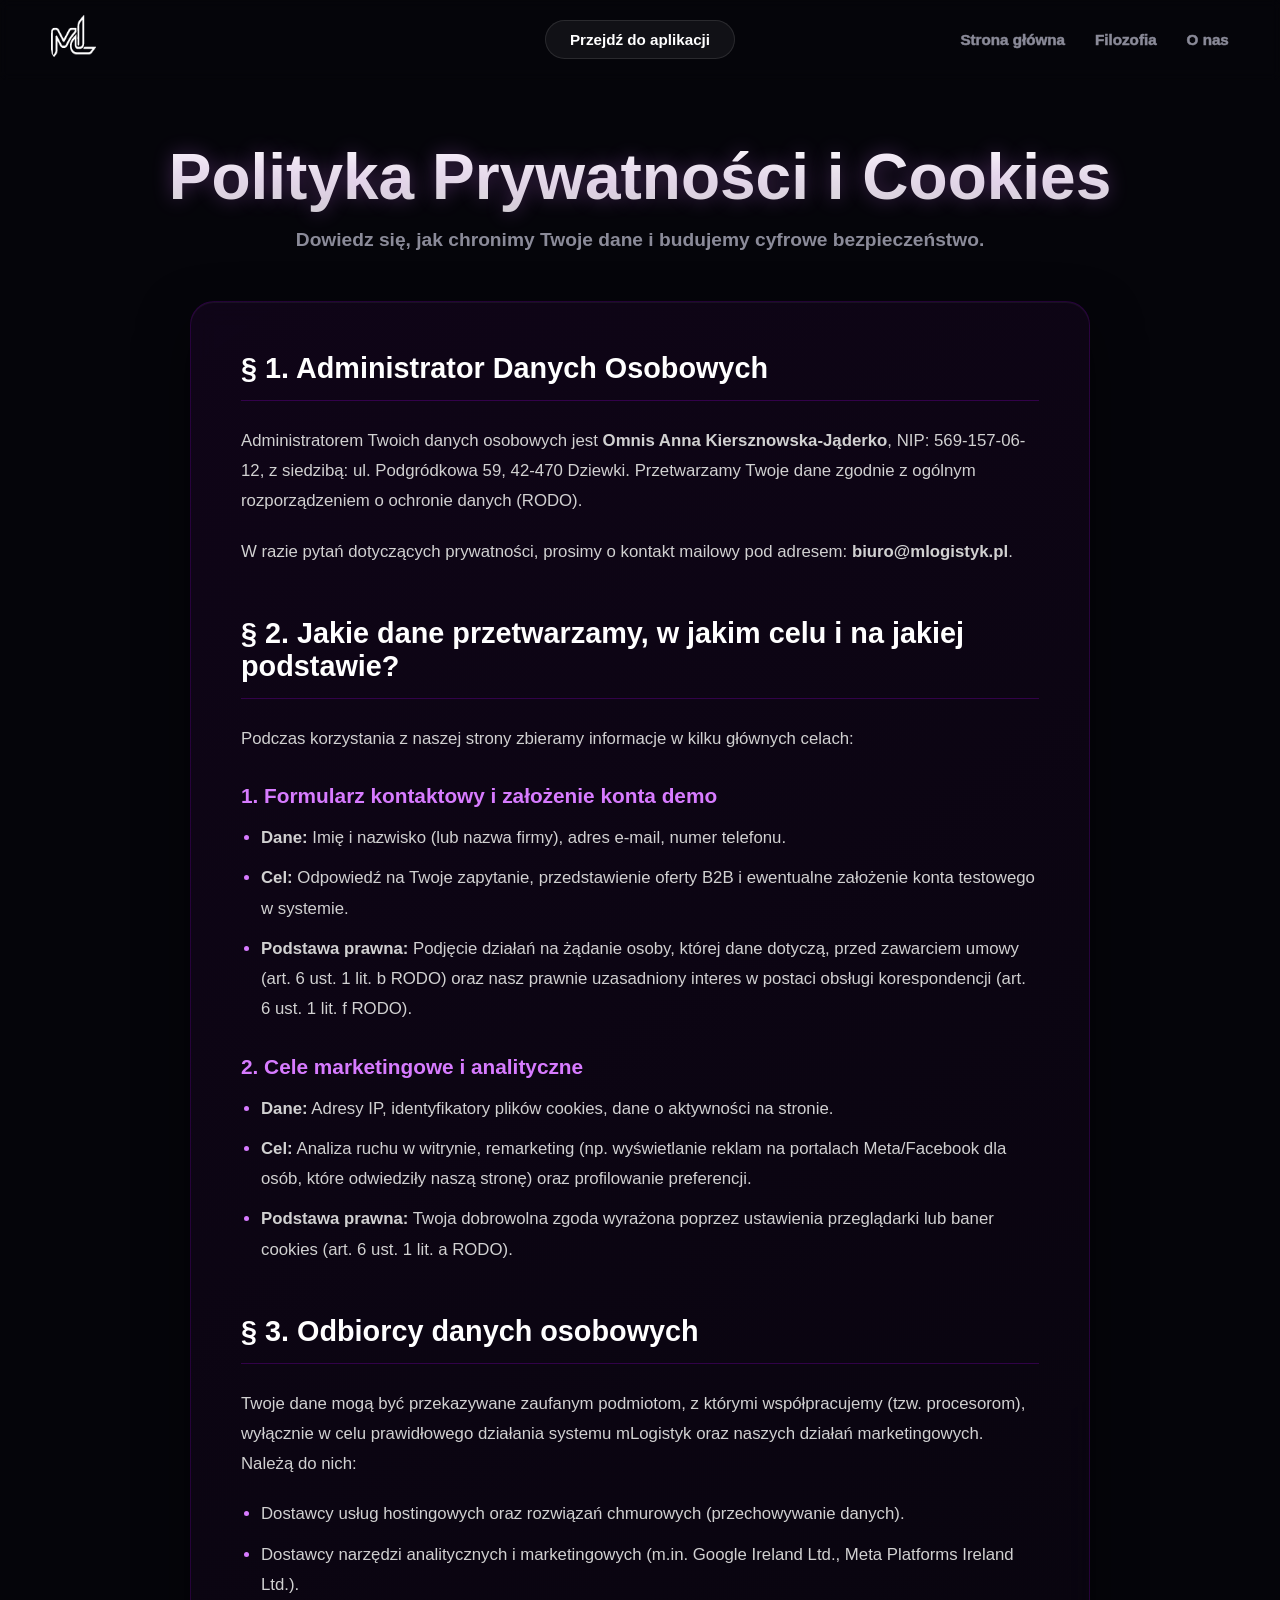
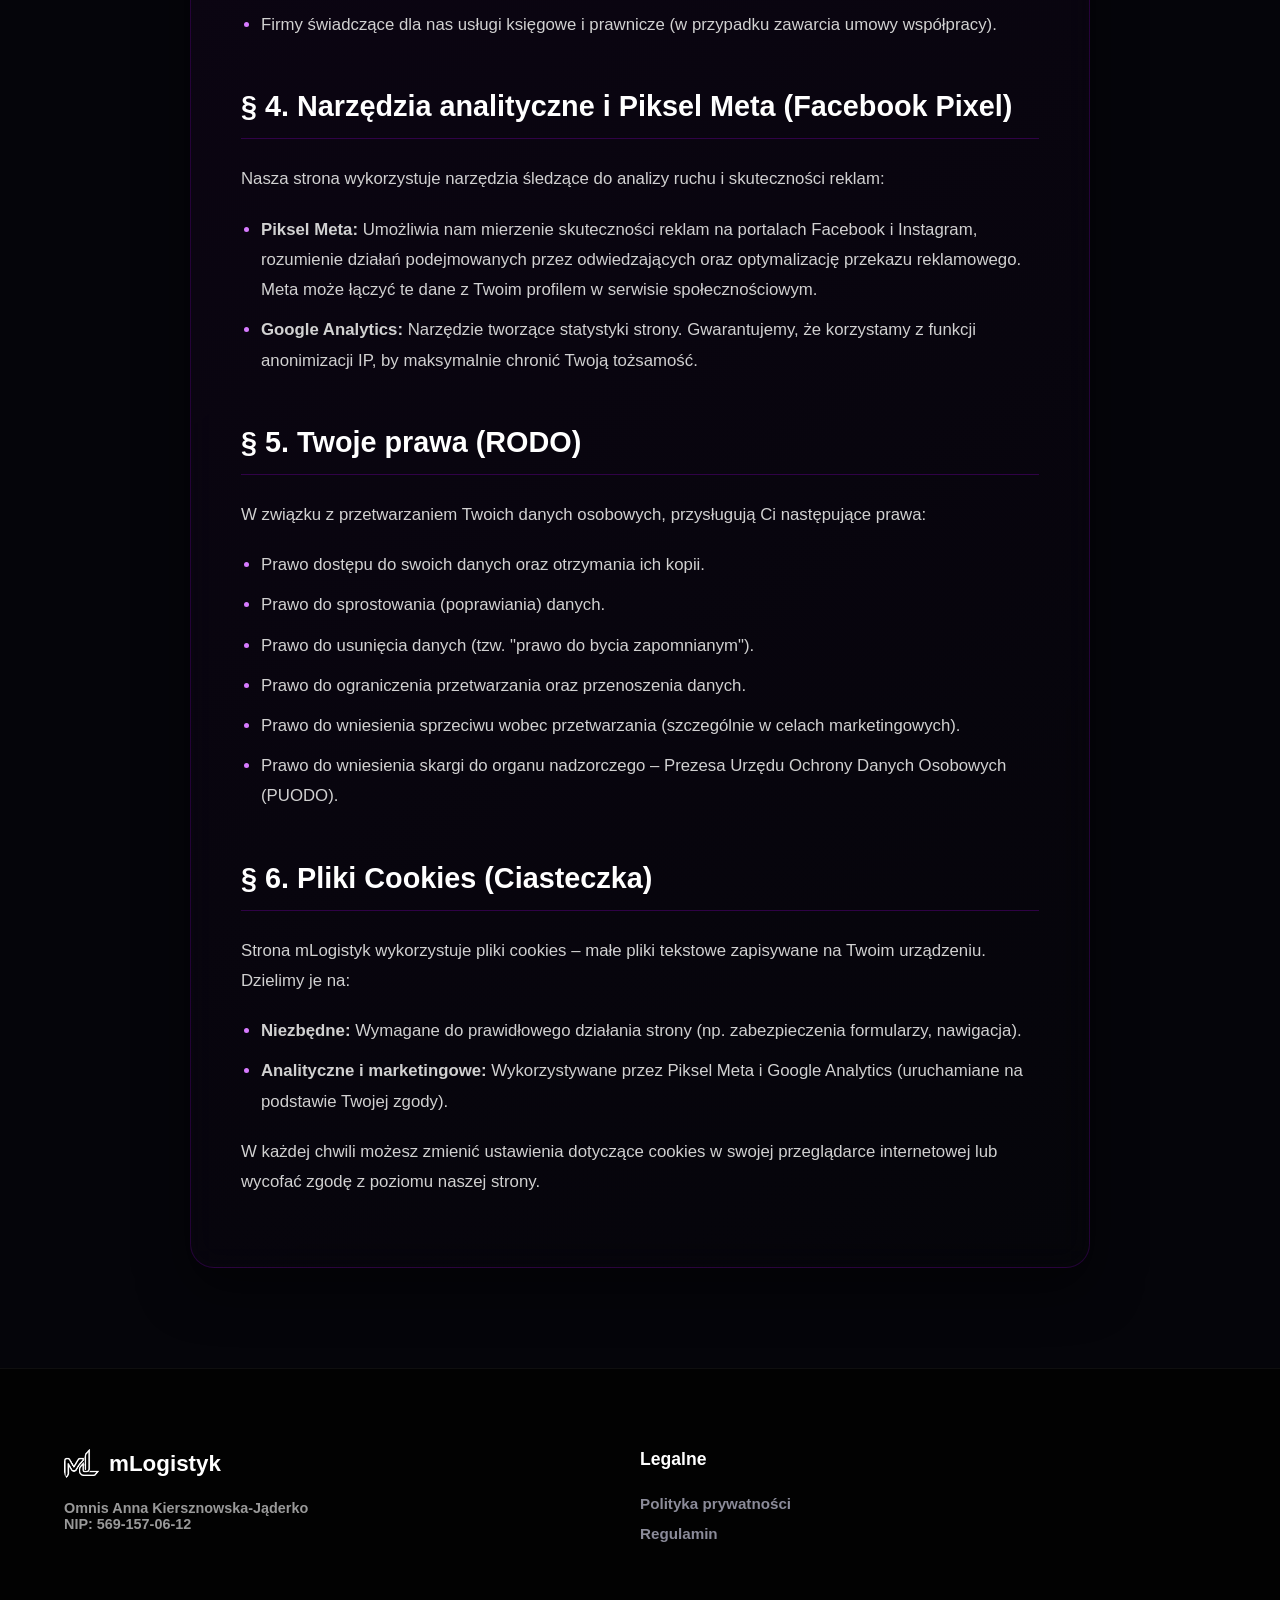
<file: polityka_prywatnosci.html>
<!DOCTYPE html>
<html lang="pl">
<head>
    <meta charset="UTF-8">
    <meta name="viewport" content="width=device-width, initial-scale=1.0">
    <title>Polityka Prywatności i Cookies | mLogistyk</title>
    <meta name="description" content="Zasady przetwarzania danych osobowych oraz pliki cookies w serwisie mLogistyk.">
    
    <link rel="icon" type="image/svg+xml" href="Images/Loga/logo.webp">
    <link rel="stylesheet" href="style.css">
    <link href="https://fonts.googleapis.com/css2?family=Material+Symbols+Outlined" rel="stylesheet" />

    <style>
        /* Te same style co w Regulaminie - do skopiowania lub przeniesienia do wspólnego pliku CSS */
        :root {
            --bg-dark: #05050a;
            --form-accent: #6b009c;
            --accent-glow: #d77bff;
            --text-muted: #8b8b99;
        }
        body { background-color: var(--bg-dark); color: #ffffff; margin: 0; font-family: Arial, sans-serif; font-weight: 700; }
        * { font-style: normal !important; }
        
        .legal-wrapper { padding: 140px 5% 100px; display: flex; flex-direction: column; align-items: center; }
        .legal-header { text-align: center; margin-bottom: 50px; }
        .legal-header h1 { font-family: "Arial Black", Arial, sans-serif; font-size: clamp(2rem, 5vw, 4rem); background: linear-gradient(180deg, #ffffff 0%, #d1d1d1 100%); -webkit-background-clip: text; -webkit-text-fill-color: transparent; text-shadow: 0 0 20px rgba(215, 123, 255, 0.3); margin: 0 0 15px 0; }
        .legal-header p { color: var(--text-muted); font-size: 1.2rem; }
        
        .legal-container { max-width: 900px; width: 100%; background: linear-gradient(145deg, rgba(20, 5, 30, 0.7), rgba(5, 5, 10, 0.8)); border: 1px solid rgba(107, 0, 156, 0.3); border-radius: 24px; padding: 50px; box-shadow: 0 20px 50px rgba(0, 0, 0, 0.5), inset 0 1px 0 rgba(255, 255, 255, 0.05); backdrop-filter: blur(15px); -webkit-backdrop-filter: blur(15px); }
        .legal-container h2 { font-family: "Arial Black", Arial, sans-serif; color: #ffffff; font-size: 1.8rem; margin-top: 50px; margin-bottom: 25px; border-bottom: 1px solid rgba(107, 0, 156, 0.4); padding-bottom: 15px; }
        .legal-container h2:first-of-type { margin-top: 0; }
        .legal-container h3 { color: var(--accent-glow); font-size: 1.3rem; margin-top: 30px; margin-bottom: 15px; }
        .legal-container p { color: #d1d1d1; font-size: 1.05rem; line-height: 1.8; margin-bottom: 20px; font-weight: normal; }
        .legal-container ul { color: #d1d1d1; font-size: 1.05rem; line-height: 1.8; margin-bottom: 20px; font-weight: normal; padding-left: 20px; }
        .legal-container li { margin-bottom: 10px; }
        .legal-container li::marker { color: var(--accent-glow); }
        .legal-container a { color: var(--accent-glow); text-decoration: none; border-bottom: 1px dashed var(--accent-glow); transition: 0.3s; }
        .legal-container a:hover { color: #ffffff; border-bottom-color: #ffffff; text-shadow: 0 0 10px rgba(215, 123, 255, 0.6); }
        @media (max-width: 768px) { .legal-container { padding: 30px 20px; } }
    </style>
</head>
<body>

    <nav class="navbar" id="globalNavbar">
        <div class="nav-left">
            <a href="index.html" class="nav-logo"><img src="Images/Loga/logo-white.webp" alt="Logo"></a>
        </div>
        <div class="nav-center"><a href="https://app.mlogistyk.pl" class="btn-center-cta">Przejdź do aplikacji</a></div>
        <div class="nav-right">
            <ul class="nav-menu">
                <li><a href="index.html">Strona główna</a></li>
                <li><a href="filozofia.html">Filozofia</a></li>
                <li><a href="o-nas.html">O nas</a></li>
            </ul>
        </div>
    </nav>

    <main class="legal-wrapper">
        <div class="legal-header">
            <h1>Polityka Prywatności i Cookies</h1>
            <p>Dowiedz się, jak chronimy Twoje dane i budujemy cyfrowe bezpieczeństwo.</p>
        </div>

        <div class="legal-container">
            <h2>§ 1. Administrator Danych Osobowych</h2>
            <p>Administratorem Twoich danych osobowych jest <strong>Omnis Anna Kiersznowska-Jąderko</strong>, NIP: 569-157-06-12, z siedzibą: ul. Podgródkowa 59, 42-470 Dziewki. Przetwarzamy Twoje dane zgodnie z ogólnym rozporządzeniem o ochronie danych (RODO).</p>
            <p>W razie pytań dotyczących prywatności, prosimy o kontakt mailowy pod adresem: <strong>biuro@mlogistyk.pl</strong>.</p>

            <h2>§ 2. Jakie dane przetwarzamy, w jakim celu i na jakiej podstawie?</h2>
            <p>Podczas korzystania z naszej strony zbieramy informacje w kilku głównych celach:</p>
            
            <h3>1. Formularz kontaktowy i założenie konta demo</h3>
            <ul>
                <li><strong>Dane:</strong> Imię i nazwisko (lub nazwa firmy), adres e-mail, numer telefonu.</li>
                <li><strong>Cel:</strong> Odpowiedź na Twoje zapytanie, przedstawienie oferty B2B i ewentualne założenie konta testowego w systemie.</li>
                <li><strong>Podstawa prawna:</strong> Podjęcie działań na żądanie osoby, której dane dotyczą, przed zawarciem umowy (art. 6 ust. 1 lit. b RODO) oraz nasz prawnie uzasadniony interes w postaci obsługi korespondencji (art. 6 ust. 1 lit. f RODO).</li>
            </ul>

            <h3>2. Cele marketingowe i analityczne</h3>
            <ul>
                <li><strong>Dane:</strong> Adresy IP, identyfikatory plików cookies, dane o aktywności na stronie.</li>
                <li><strong>Cel:</strong> Analiza ruchu w witrynie, remarketing (np. wyświetlanie reklam na portalach Meta/Facebook dla osób, które odwiedziły naszą stronę) oraz profilowanie preferencji.</li>
                <li><strong>Podstawa prawna:</strong> Twoja dobrowolna zgoda wyrażona poprzez ustawienia przeglądarki lub baner cookies (art. 6 ust. 1 lit. a RODO).</li>
            </ul>

            <h2>§ 3. Odbiorcy danych osobowych</h2>
            <p>Twoje dane mogą być przekazywane zaufanym podmiotom, z którymi współpracujemy (tzw. procesorom), wyłącznie w celu prawidłowego działania systemu mLogistyk oraz naszych działań marketingowych. Należą do nich:</p>
            <ul>
                <li>Dostawcy usług hostingowych oraz rozwiązań chmurowych (przechowywanie danych).</li>
                <li>Dostawcy narzędzi analitycznych i marketingowych (m.in. Google Ireland Ltd., Meta Platforms Ireland Ltd.).</li>
                <li>Firmy świadczące dla nas usługi księgowe i prawnicze (w przypadku zawarcia umowy współpracy).</li>
            </ul>

            <h2>§ 4. Narzędzia analityczne i Piksel Meta (Facebook Pixel)</h2>
            <p>Nasza strona wykorzystuje narzędzia śledzące do analizy ruchu i skuteczności reklam:</p>
            <ul>
                <li><strong>Piksel Meta:</strong> Umożliwia nam mierzenie skuteczności reklam na portalach Facebook i Instagram, rozumienie działań podejmowanych przez odwiedzających oraz optymalizację przekazu reklamowego. Meta może łączyć te dane z Twoim profilem w serwisie społecznościowym.</li>
                <li><strong>Google Analytics:</strong> Narzędzie tworzące statystyki strony. Gwarantujemy, że korzystamy z funkcji anonimizacji IP, by maksymalnie chronić Twoją tożsamość.</li>
            </ul>

            <h2>§ 5. Twoje prawa (RODO)</h2>
            <p>W związku z przetwarzaniem Twoich danych osobowych, przysługują Ci następujące prawa:</p>
            <ul>
                <li>Prawo dostępu do swoich danych oraz otrzymania ich kopii.</li>
                <li>Prawo do sprostowania (poprawiania) danych.</li>
                <li>Prawo do usunięcia danych (tzw. "prawo do bycia zapomnianym").</li>
                <li>Prawo do ograniczenia przetwarzania oraz przenoszenia danych.</li>
                <li>Prawo do wniesienia sprzeciwu wobec przetwarzania (szczególnie w celach marketingowych).</li>
                <li>Prawo do wniesienia skargi do organu nadzorczego – Prezesa Urzędu Ochrony Danych Osobowych (PUODO).</li>
            </ul>

            <h2>§ 6. Pliki Cookies (Ciasteczka)</h2>
            <p>Strona mLogistyk wykorzystuje pliki cookies – małe pliki tekstowe zapisywane na Twoim urządzeniu. Dzielimy je na:</p>
            <ul>
                <li><strong>Niezbędne:</strong> Wymagane do prawidłowego działania strony (np. zabezpieczenia formularzy, nawigacja).</li>
                <li><strong>Analityczne i marketingowe:</strong> Wykorzystywane przez Piksel Meta i Google Analytics (uruchamiane na podstawie Twojej zgody).</li>
            </ul>
            <p>W każdej chwili możesz zmienić ustawienia dotyczące cookies w swojej przeglądarce internetowej lub wycofać zgodę z poziomu naszej strony.</p>

        </div>
    </main>

    <footer class="footer">
        <div class="footer-content">
            <div class="footer-brand">
                <div style="display: flex; align-items: center; gap: 10px; margin-bottom: 20px;">
                    <img src="Images/Loga/logo-white.webp" alt="mLogistyk" style="width:35px; border-radius: 8px;">
                    <span style="font-size: 1.4rem;">mLogistyk</span>
                </div>
                <div style="margin-top: 20px; font-size: 0.9rem; color: rgba(255,255,255,0.6);">
                    <p>Omnis Anna Kiersznowska-Jąderko</p>
                    <p>NIP: 569-157-06-12</p>
                </div>
            </div>
            <div class="footer-links">
                <h4>Legalne</h4>
                <ul>
                    <li><a href="polityka-prywatnosci.html">Polityka prywatności</a></li>
                    <li><a href="regulamin.html">Regulamin</a></li>
                </ul>
            </div>
        </div>
    </footer>
    <script src="script.js"></script>
</body>
</html>
</file>
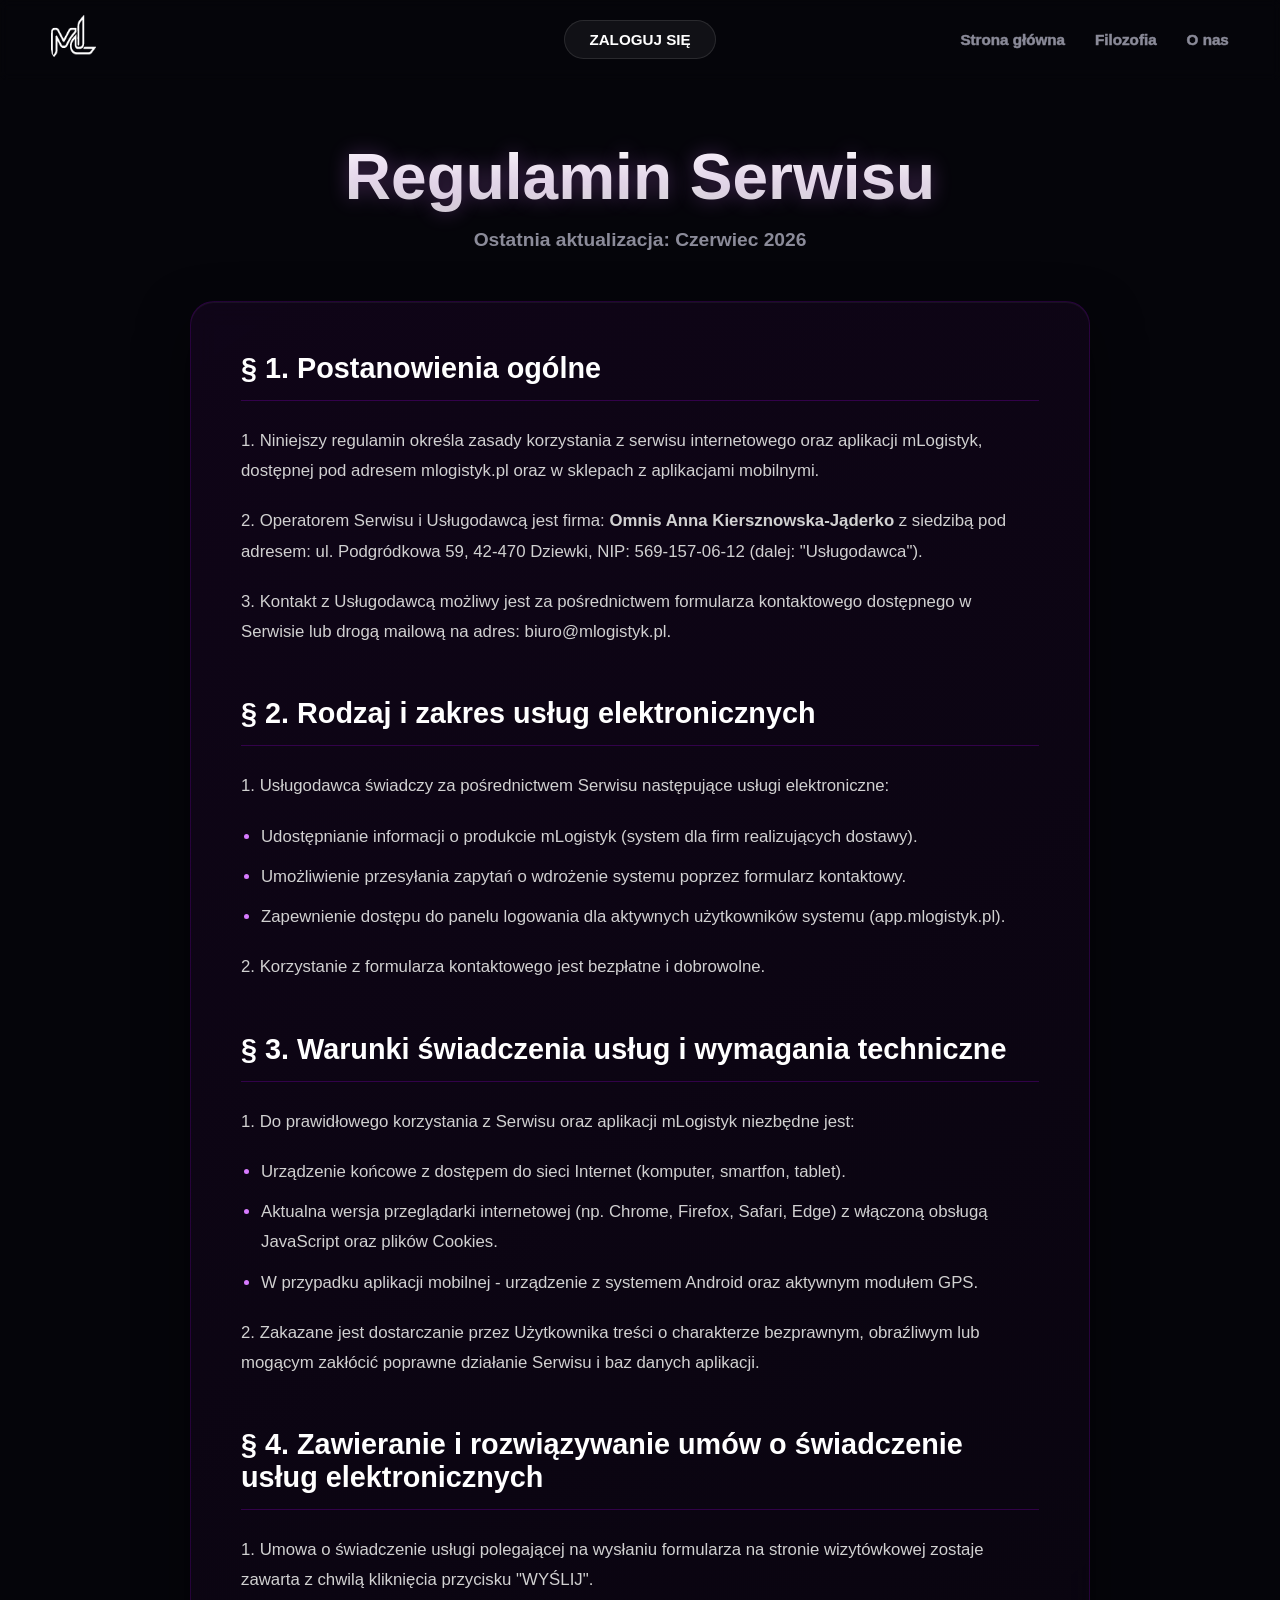
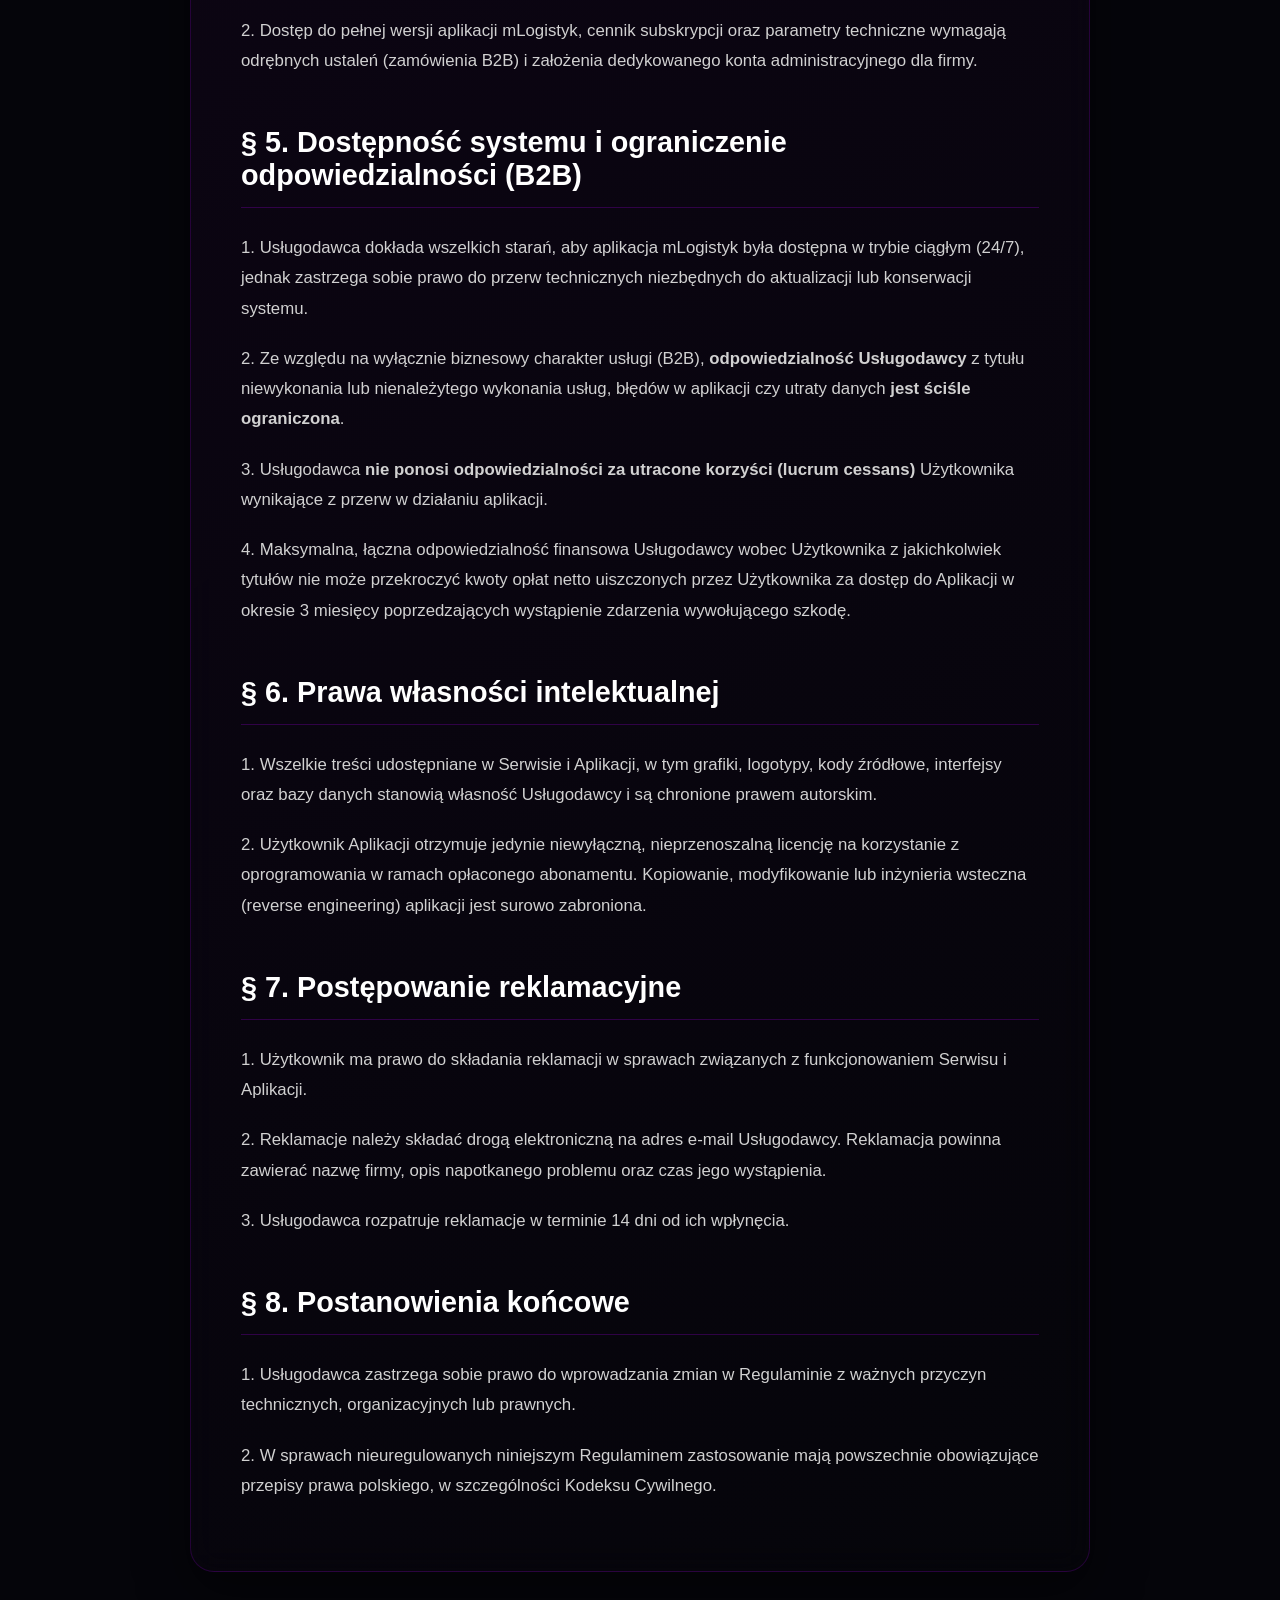
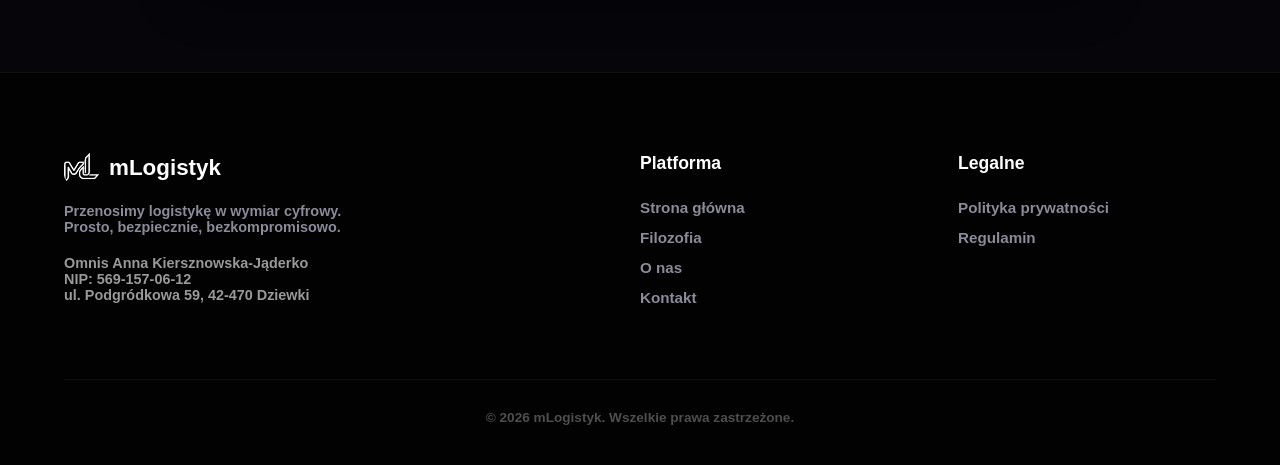
<file: regulamin.html>
<!DOCTYPE html>
<html lang="pl">
<head>
    <meta charset="UTF-8">
    <meta name="viewport" content="width=device-width, initial-scale=1.0">
    <title>Regulamin Serwisu | mLogistyk</title>
    <meta name="description" content="Regulamin korzystania z serwisu internetowego oraz aplikacji mLogistyk. Zobacz zasady współpracy B2B.">
    
    <!-- Open Graph / Facebook / Messenger / Telegram -->
    <meta property="og:type" content="website">
    <meta property="og:url" content="https://mlogistyk.pl/regulamin.html">
    <meta property="og:title" content="Regulamin Serwisu | mLogistyk">
    <meta property="og:description" content="Regulamin korzystania z serwisu internetowego oraz aplikacji mLogistyk. Zobacz zasady współpracy B2B.">
    <meta property="og:image" content="https://mlogistyk.pl/Images/Loga/logo.png">

    <!-- Twitter -->
    <meta property="twitter:card" content="summary_large_image">
    <meta property="twitter:url" content="https://mlogistyk.pl/regulamin.html">
    <meta property="twitter:title" content="Regulamin Serwisu | mLogistyk">
    <meta property="twitter:description" content="Regulamin korzystania z serwisu internetowego oraz aplikacji mLogistyk. Zobacz zasady współpracy B2B.">
    <meta property="twitter:image" content="https://mlogistyk.pl/Images/Loga/logo.png">

    <link rel="icon" type="image/svg+xml" href="Images/Loga/logo.webp">
    <link rel="icon" type="image/png" sizes="32x32" href="Images/Loga/logo.webp">
    <link rel="stylesheet" href="style.css">
    <link href="https://fonts.googleapis.com/css2?family=Material+Symbols+Outlined" rel="stylesheet" />

    <style>
        :root {
            --bg-dark: #05050a;
            --form-accent: #6b009c;
            --accent-glow: #d77bff;
            --text-muted: #8b8b99;
        }

        body {
            background-color: var(--bg-dark);
            color: #ffffff;
            margin: 0;
            font-family: Arial, Helvetica, sans-serif;
            font-weight: 700;
        }

        * { font-style: normal !important; }

        .legal-wrapper {
            padding: 140px 5% 100px;
            display: flex;
            flex-direction: column;
            align-items: center;
        }

        .legal-header {
            text-align: center;
            margin-bottom: 50px;
        }

        .legal-header h1 {
            font-family: "Arial Black", Arial, sans-serif;
            font-size: clamp(2.5rem, 5vw, 4rem);
            background: linear-gradient(180deg, #ffffff 0%, #d1d1d1 100%);
            -webkit-background-clip: text;
            -webkit-text-fill-color: transparent;
            text-shadow: 0 0 20px rgba(215, 123, 255, 0.3);
            margin: 0 0 15px 0;
        }

        .legal-header p {
            color: var(--text-muted);
            font-size: 1.2rem;
        }

        .legal-container {
            max-width: 900px;
            width: 100%;
            background: linear-gradient(145deg, rgba(20, 5, 30, 0.7), rgba(5, 5, 10, 0.8));
            border: 1px solid rgba(107, 0, 156, 0.3);
            border-radius: 24px;
            padding: 50px;
            box-shadow: 0 20px 50px rgba(0, 0, 0, 0.5), inset 0 1px 0 rgba(255, 255, 255, 0.05);
            backdrop-filter: blur(15px);
            -webkit-backdrop-filter: blur(15px);
        }

        .legal-container h2 {
            font-family: "Arial Black", Arial, sans-serif;
            color: #ffffff;
            font-size: 1.8rem;
            margin-top: 50px;
            margin-bottom: 25px;
            border-bottom: 1px solid rgba(107, 0, 156, 0.4);
            padding-bottom: 15px;
        }

        .legal-container h2:first-of-type { margin-top: 0; }

        .legal-container h3 {
            color: var(--accent-glow);
            font-size: 1.3rem;
            margin-top: 30px;
            margin-bottom: 15px;
        }

        .legal-container p {
            color: #d1d1d1;
            font-size: 1.05rem;
            line-height: 1.8;
            margin-bottom: 20px;
            font-weight: normal; 
        }

        .legal-container ul, .legal-container ol {
            color: #d1d1d1;
            font-size: 1.05rem;
            line-height: 1.8;
            margin-bottom: 20px;
            font-weight: normal;
            padding-left: 20px;
        }

        .legal-container li { margin-bottom: 10px; }
        .legal-container li::marker { color: var(--accent-glow); }

        .legal-container a {
            color: var(--accent-glow);
            text-decoration: none;
            border-bottom: 1px dashed var(--accent-glow);
            transition: 0.3s;
        }

        .legal-container a:hover {
            color: #ffffff;
            border-bottom-color: #ffffff;
            text-shadow: 0 0 10px rgba(215, 123, 255, 0.6);
        }

        @media (max-width: 768px) {
            .legal-container { padding: 30px 20px; }
        }
    </style>
</head>
<body>

    <nav class="navbar" id="globalNavbar">
        <div class="nav-left">
            <a href="index.html" class="nav-logo"><img src="Images/Loga/logo-white.webp" alt="Logo"></a>
        </div>
        <div class="nav-center"><a href="https://app.mlogistyk.pl" class="btn-center-cta">ZALOGUJ SIĘ</a></div>
        <div class="nav-right">
            <ul class="nav-menu">
                <li><a href="index.html">Strona główna</a></li>
                <li><a href="filozofia.html">Filozofia</a></li>
                <li><a href="o-nas.html">O nas</a></li>
            </ul>
        </div>
    </nav>

    <main class="legal-wrapper">
        <div class="legal-header">
            <h1>Regulamin Serwisu</h1>
            <p>Ostatnia aktualizacja: Czerwiec 2026</p>
        </div>

        <div class="legal-container">
            <h2>§ 1. Postanowienia ogólne</h2>
            <p>1. Niniejszy regulamin określa zasady korzystania z serwisu internetowego oraz aplikacji mLogistyk, dostępnej pod adresem mlogistyk.pl oraz w sklepach z aplikacjami mobilnymi.</p>
            <p>2. Operatorem Serwisu i Usługodawcą jest firma: <strong>Omnis Anna Kiersznowska-Jąderko</strong> z siedzibą pod adresem: ul. Podgródkowa 59, 42-470 Dziewki, NIP: 569-157-06-12 (dalej: "Usługodawca").</p>
            <p>3. Kontakt z Usługodawcą możliwy jest za pośrednictwem formularza kontaktowego dostępnego w Serwisie lub drogą mailową na adres: biuro@mlogistyk.pl.</p>

            <h2>§ 2. Rodzaj i zakres usług elektronicznych</h2>
            <p>1. Usługodawca świadczy za pośrednictwem Serwisu następujące usługi elektroniczne:</p>
            <ul>
                <li>Udostępnianie informacji o produkcie mLogistyk (system dla firm realizujących dostawy).</li>
                <li>Umożliwienie przesyłania zapytań o wdrożenie systemu poprzez formularz kontaktowy.</li>
                <li>Zapewnienie dostępu do panelu logowania dla aktywnych użytkowników systemu (app.mlogistyk.pl).</li>
            </ul>
            <p>2. Korzystanie z formularza kontaktowego jest bezpłatne i dobrowolne.</p>

            <h2>§ 3. Warunki świadczenia usług i wymagania techniczne</h2>
            <p>1. Do prawidłowego korzystania z Serwisu oraz aplikacji mLogistyk niezbędne jest:</p>
            <ul>
                <li>Urządzenie końcowe z dostępem do sieci Internet (komputer, smartfon, tablet).</li>
                <li>Aktualna wersja przeglądarki internetowej (np. Chrome, Firefox, Safari, Edge) z włączoną obsługą JavaScript oraz plików Cookies.</li>
                <li>W przypadku aplikacji mobilnej - urządzenie z systemem Android oraz aktywnym modułem GPS.</li>
            </ul>
            <p>2. Zakazane jest dostarczanie przez Użytkownika treści o charakterze bezprawnym, obraźliwym lub mogącym zakłócić poprawne działanie Serwisu i baz danych aplikacji.</p>

            <h2>§ 4. Zawieranie i rozwiązywanie umów o świadczenie usług elektronicznych</h2>
            <p>1. Umowa o świadczenie usługi polegającej na wysłaniu formularza na stronie wizytówkowej zostaje zawarta z chwilą kliknięcia przycisku "WYŚLIJ".</p>
            <p>2. Dostęp do pełnej wersji aplikacji mLogistyk, cennik subskrypcji oraz parametry techniczne wymagają odrębnych ustaleń (zamówienia B2B) i założenia dedykowanego konta administracyjnego dla firmy.</p>

            <h2>§ 5. Dostępność systemu i ograniczenie odpowiedzialności (B2B)</h2>
            <p>1. Usługodawca dokłada wszelkich starań, aby aplikacja mLogistyk była dostępna w trybie ciągłym (24/7), jednak zastrzega sobie prawo do przerw technicznych niezbędnych do aktualizacji lub konserwacji systemu.</p>
            <p>2. Ze względu na wyłącznie biznesowy charakter usługi (B2B), <strong>odpowiedzialność Usługodawcy</strong> z tytułu niewykonania lub nienależytego wykonania usług, błędów w aplikacji czy utraty danych <strong>jest ściśle ograniczona</strong>.</p>
            <p>3. Usługodawca <strong>nie ponosi odpowiedzialności za utracone korzyści (lucrum cessans)</strong> Użytkownika wynikające z przerw w działaniu aplikacji.</p>
            <p>4. Maksymalna, łączna odpowiedzialność finansowa Usługodawcy wobec Użytkownika z jakichkolwiek tytułów nie może przekroczyć kwoty opłat netto uiszczonych przez Użytkownika za dostęp do Aplikacji w okresie 3 miesięcy poprzedzających wystąpienie zdarzenia wywołującego szkodę.</p>

            <h2>§ 6. Prawa własności intelektualnej</h2>
            <p>1. Wszelkie treści udostępniane w Serwisie i Aplikacji, w tym grafiki, logotypy, kody źródłowe, interfejsy oraz bazy danych stanowią własność Usługodawcy i są chronione prawem autorskim.</p>
            <p>2. Użytkownik Aplikacji otrzymuje jedynie niewyłączną, nieprzenoszalną licencję na korzystanie z oprogramowania w ramach opłaconego abonamentu. Kopiowanie, modyfikowanie lub inżynieria wsteczna (reverse engineering) aplikacji jest surowo zabroniona.</p>

            <h2>§ 7. Postępowanie reklamacyjne</h2>
            <p>1. Użytkownik ma prawo do składania reklamacji w sprawach związanych z funkcjonowaniem Serwisu i Aplikacji.</p>
            <p>2. Reklamacje należy składać drogą elektroniczną na adres e-mail Usługodawcy. Reklamacja powinna zawierać nazwę firmy, opis napotkanego problemu oraz czas jego wystąpienia.</p>
            <p>3. Usługodawca rozpatruje reklamacje w terminie 14 dni od ich wpłynęcia.</p>

            <h2>§ 8. Postanowienia końcowe</h2>
            <p>1. Usługodawca zastrzega sobie prawo do wprowadzania zmian w Regulaminie z ważnych przyczyn technicznych, organizacyjnych lub prawnych.</p>
            <p>2. W sprawach nieuregulowanych niniejszym Regulaminem zastosowanie mają powszechnie obowiązujące przepisy prawa polskiego, w szczególności Kodeksu Cywilnego.</p>
        </div>
    </main>

    <footer class="footer">
        <div class="footer-content">
            <div class="footer-brand">
                <div style="display: flex; align-items: center; gap: 10px; margin-bottom: 20px;">
                    <img src="Images/Loga/logo-white.webp" alt="mLogistyk" style="width:35px; border-radius: 8px;">
                    <span style="font-size: 1.4rem;">mLogistyk</span>
                </div>
                <p style="color: var(--text-muted); font-size: 0.9rem;">Przenosimy logistykę w wymiar cyfrowy.<br>Prosto, bezpiecznie, bezkompromisowo.</p>
                <div style="margin-top: 20px; font-size: 0.9rem; color: rgba(255,255,255,0.6);">
                    <p>Omnis Anna Kiersznowska-Jąderko</p>
                    <p>NIP: 569-157-06-12</p>
                    <p>ul. Podgródkowa 59, 42-470 Dziewki</p>
                </div>
            </div>
            <div class="footer-links">
                <h4>Platforma</h4>
                <ul>
                    <li><a href="index.html">Strona główna</a></li>
                    <li><a href="filozofia.html">Filozofia</a></li>
                    <li><a href="o-nas.html">O nas</a></li>
                    <li><a href="kontakt.html">Kontakt</a></li>
                </ul>
            </div>
            <div class="footer-links">
                <h4>Legalne</h4>
                <ul>
                    <li><a href="polityka-prywatnosci.html">Polityka prywatności</a></li>
                    <li><a href="regulamin.html">Regulamin</a></li>
                </ul>
            </div>
        </div>
        <div class="footer-bottom">
            <p>&copy; 2026 mLogistyk. Wszelkie prawa zastrzeżone.</p>
        </div>
    </footer>
    <script src="script.js"></script>
</body>
</html>
</file>
<file: style.css>
:root {
    --bg-dark: #050505; /* Prawdziwa głęboka czerń premium */
    --neon-accent: #aa00ff;
    --text-main: #ffffff;
    --text-muted: rgba(255, 255, 255, 0.5);
    --nav-height: 80px;
}

* { margin: 0; padding: 0; box-sizing: border-box; }
html { scroll-behavior: smooth; }

body {
    font-family: 'Inter', sans-serif;
    background-color: var(--bg-dark);
    color: var(--text-main);
    overflow-x: hidden;
}

/* ==========================================================
   NAVBAR PREMIUM (Centrum CTA)
   ========================================================== */
.navbar {
    position: fixed;
    top: 0; left: 0; width: 100%; height: var(--nav-height);
    display: flex;
    justify-content: space-between;
    align-items: center;
    padding: 0 4%;
    z-index: 1000;
    /* Stan bazowy - na hero jest przezroczysty, lekki blur */
    background: rgba(5, 5, 5, 0);
    backdrop-filter: blur(5px);
    -webkit-backdrop-filter: blur(5px);
    transition: all 0.5s cubic-bezier(0.16, 1, 0.3, 1);
    border-bottom: 1px solid transparent;
    transition: 0.3s ease-in-out;
}

/* Stan po scrollowaniu, nakładany przez JS */
.navbar.scrolled {
    background: rgba(73, 13, 115, 0.291); /* Zakolorowany w 85% */
    backdrop-filter: blur(20px);
    -webkit-backdrop-filter: blur(20px);
    border-bottom: 1px solid rgba(255, 255, 255, 0.05);
}

.nav-left, .nav-center, .nav-right {
    display: flex;
    align-items: center;
    flex: 1; /* Pozwala perfekcyjnie wyśrodkować .nav-center */
}

.nav-left { justify-content: flex-start; }
.nav-center { justify-content: center; }
.nav-right { justify-content: flex-end; gap: 30px; }

.nav-logo img { width: 45px; height: 45px; border-radius: 10px; }

/* Centralny Przycisk Premium */
.btn-center-cta {
    background: rgba(255, 255, 255, 0.05);
    color: #fff;
    text-decoration: none;
    padding: 10px 24px;
    border-radius: 30px;
    font-size: 0.95rem;
    font-weight: 600;
    border: 1px solid rgba(255, 255, 255, 0.1);
    transition: all 0.3s ease;
    backdrop-filter: blur(10px);
}

.btn-center-cta:hover {
    background: #fff;
    color: #000;
    transform: scale(1.05);
    box-shadow: 0 0 20px rgba(255,255,255,0.2);
}

.nav-menu {
    display: flex;
    list-style: none;
    gap: 30px;
}

.nav-menu a {
    font-family: Arial, Helvetica, sans-serif;
    color: var(--text-muted);
    text-decoration: none;
    font-size: 0.95rem;
    font-weight: 900;
    transition: color 0.3s, -webkit-text-stroke 0.3s; /* Dodane płynne przejście obrysu */

    /* TRIK NA SZEROKOŚĆ: Dodaje obrys o grubości 0.5px w kolorze tekstu */
    -webkit-text-stroke: 0.5px var(--text-muted);
}

/* Ważne: Musimy pogrubić obrys również przy najechaniu myszką, gdy zmienia się kolor */
.nav-menu a:hover, .nav-menu a.active { 
    color: #fff; 
    -webkit-text-stroke: 0.5px #fff;
}

.nav-menu a:hover, .nav-menu a.active { color: #fff; }

/* Burger */
.burger {
    display: none;
    flex-direction: column;
    gap: 6px;
    cursor: pointer;
    z-index: 1001;
}
.burger div {
    width: 28px; height: 2px;
    background: #fff;
    transition: 0.3s;
}

/* ==========================================================
   STOPKA PREMIUM
   ========================================================== */
.footer {
    border-top: 1px solid rgba(255,255,255,0.05);
    padding: 80px 5% 40px;
    background: #020202;
}

.footer-content {
    max-width: 1400px;
    margin: 0 auto;
    display: grid;
    grid-template-columns: 2fr 1fr 1fr;
    gap: 60px;
    margin-bottom: 60px;
}

.footer-links h4 {
    font-family: 'Space Grotesk', sans-serif;
    color: #fff;
    margin-bottom: 25px;
    font-size: 1.1rem;
}

.footer-links ul { list-style: none; }
.footer-links li { margin-bottom: 12px; }
.footer-links a {
    color: var(--text-muted);
    text-decoration: none;
    font-size: 0.95rem;
    transition: color 0.3s;
}
.footer-links a:hover { color: #fff; }

.footer-bottom {
    text-align: center;
    border-top: 1px solid rgba(255,255,255,0.05);
    padding-top: 30px;
    color: rgba(255,255,255,0.3);
    font-size: 0.85rem;
}


/* ==========================================================
   MOBILE MEDIA QUERIES (Global)
   ========================================================== */
@media (max-width: 900px) {
    /* 1. Menu Mobilne - Ukryte domyślnie i przygotowane pod animację */
    .nav-menu {
        position: absolute;
        top: 0;
        left: 0;
        width: 100%;
        height: 100vh;
        background: rgba(5, 5, 5, 0.95); /* Mocno ciemne szkło */
        backdrop-filter: blur(20px);
        -webkit-backdrop-filter: blur(20px);
        flex-direction: column;
        align-items: center;
        justify-content: center;

        padding: 30px 0;
        gap: 25%;
        border-bottom: 1px solid rgba(255, 255, 255, 0.05);
        
        /* Magia płynnego pojawiania się */
        opacity: 0;
        visibility: hidden;
        transform: translateY(-20px);
        transition: all 0.3s cubic-bezier(0.16, 1, 0.3, 1);
    }

    /* 2. Menu Mobilne - Stan AKTYWNY (po kliknięciu burgera) */
    .nav-menu.active {
        opacity: 1;
        visibility: visible;
        transform: translateY(0);
    }

    .burger { display: flex; }
    
    /* 3. Animacja Burgera w "X" (stan aktywny) */
    .burger.active div:nth-child(1) {
        transform: translateY(8px) rotate(45deg);
    }
    .burger.active div:nth-child(2) {
        opacity: 0; /* Środkowa linia znika */
    }
    .burger.active div:nth-child(3) {
        transform: translateY(-8px) rotate(-45deg);
    }
    
    /* Reszta Twoich mobilnych poprawek */
    .nav-center {
        /* Wymuszamy, by przycisk CTA nie został ściśnięty */
        flex: 2;
    }
    
    .btn-center-cta {
        padding: 8px 16px;
        font-size: 0.85rem;
    }

    .footer-content {
        grid-template-columns: 1fr;
        gap: 40px;
    }
}
</file>
